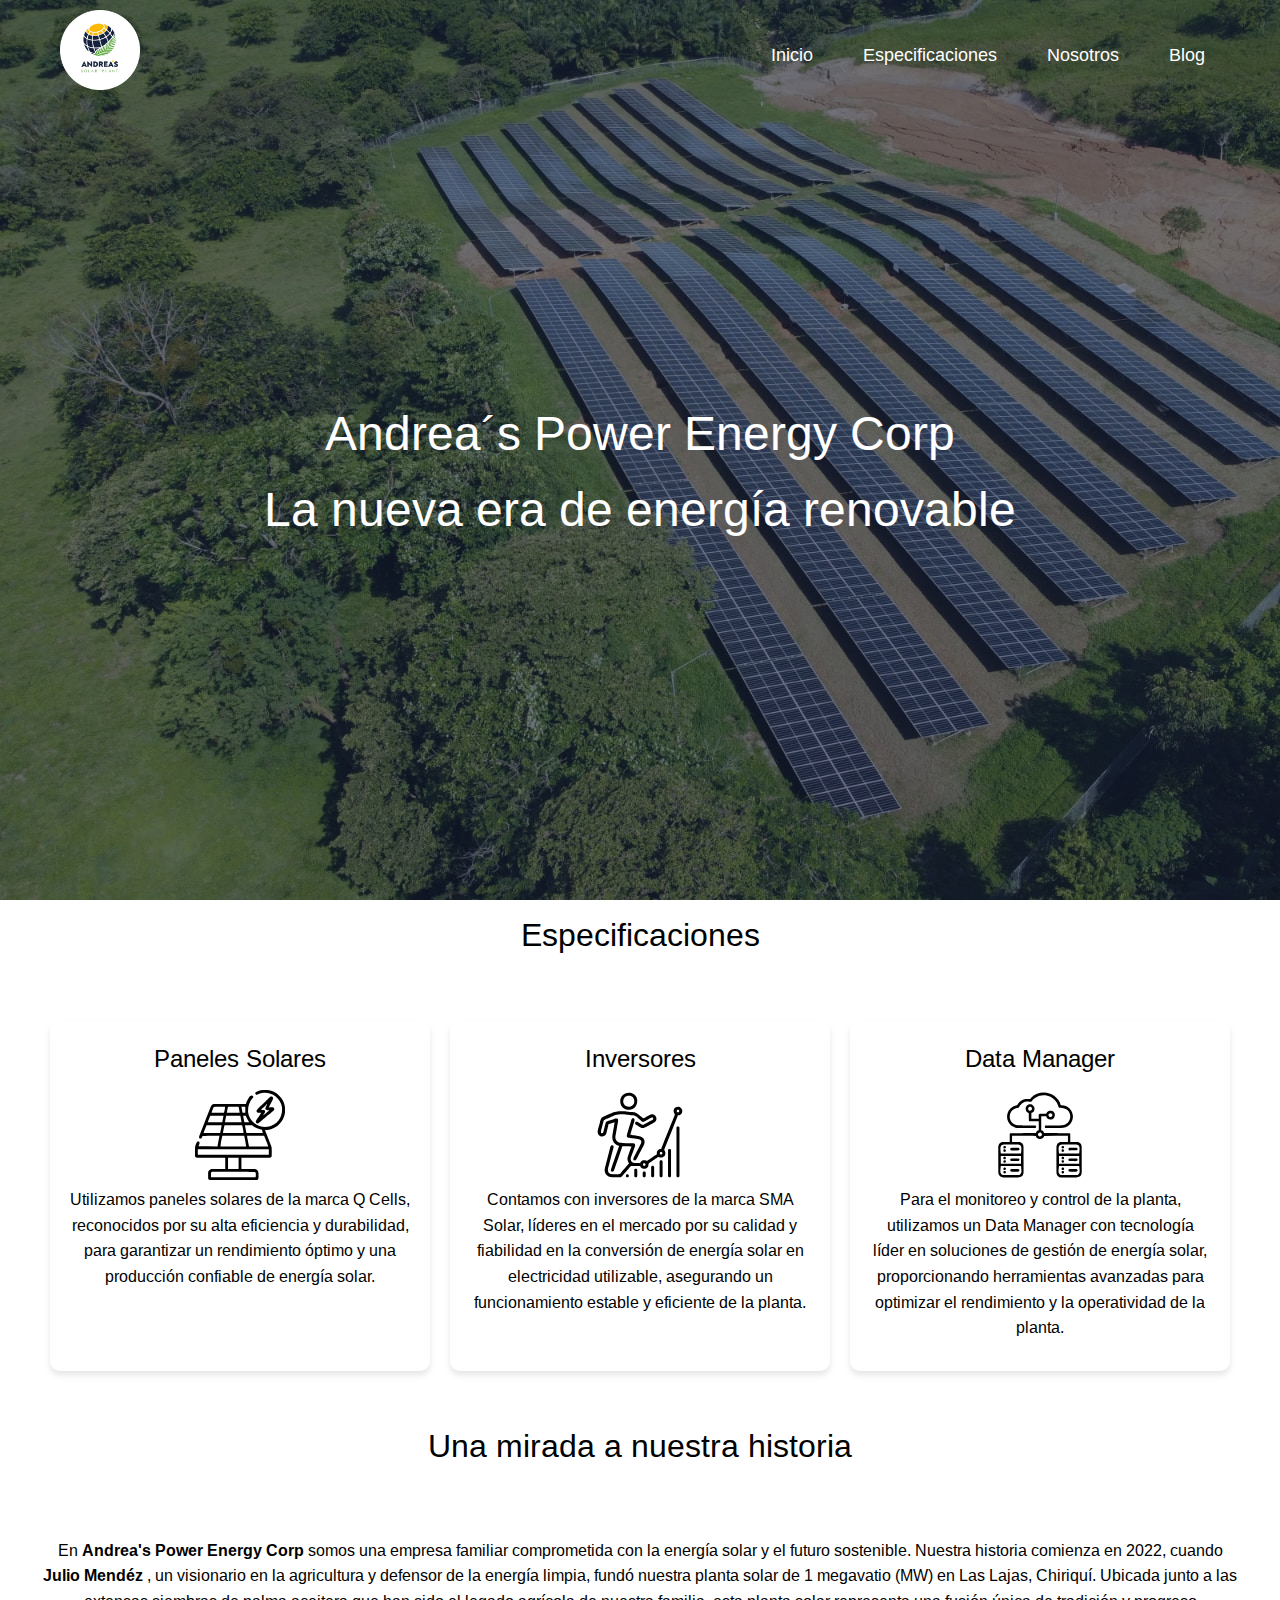
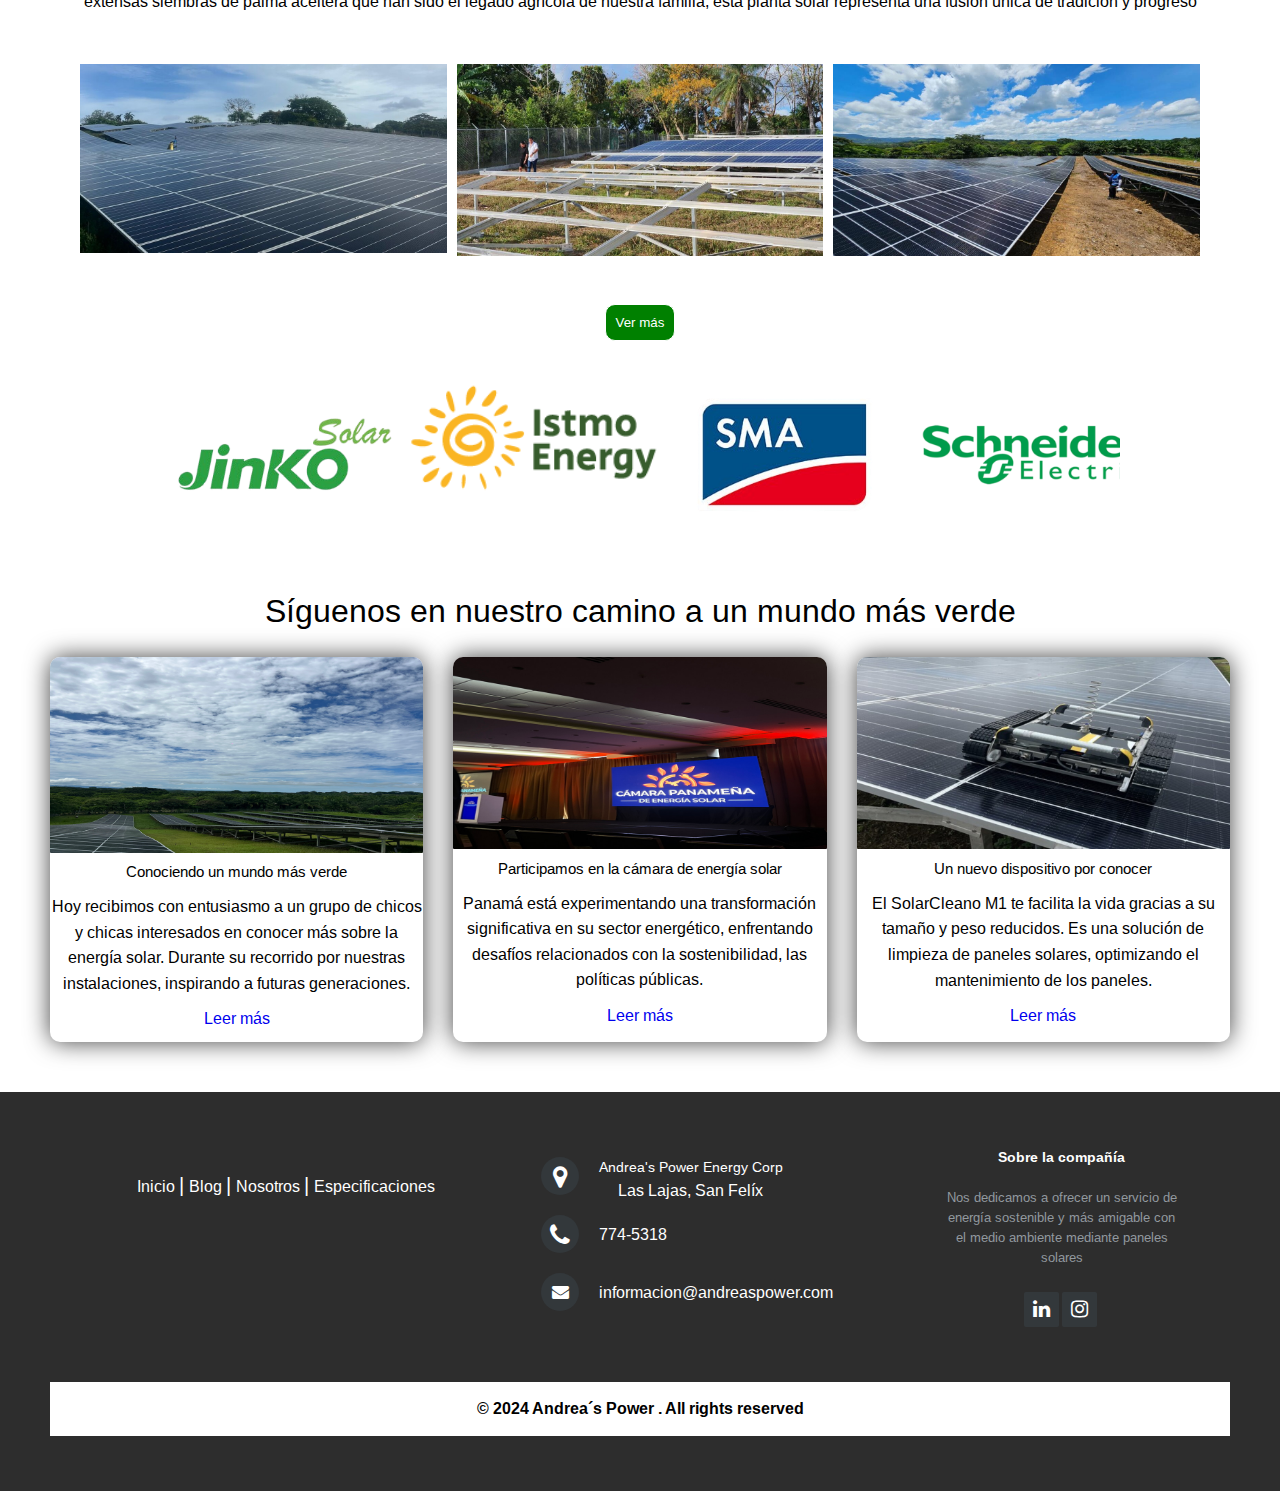
<file: index.html>
<!DOCTYPE html>
<html lang="en">
<head>
    <meta charset="UTF-8">
    <meta name="viewport" content="width=device-width, initial-scale=1.0">
    <link rel="stylesheet" href="/src/style.css">
    <link rel="shortcut icon" href="/src/img/logo-andrea-circle.png" type="image/x-icon">
    <link rel="stylesheet" href="https://cdnjs.cloudflare.com/ajax/libs/font-awesome/4.7.0/css/font-awesome.min.css">

    <title>Andrea´s Power Energy Corp</title>
</head>

<body>

    <!-- Hero Section -->
    <section class="hero">
        <div class="overlay">
        <div class="hero-content">
        
            <nav class="navbar">
                <div class="logo">
                    <img src="/src/img/logo-andrea-circle.png" alt="Logo">
                </div>
                <div class="menu-toggle" id="menu-toggle">☰ <!-- Ícono de hamburguesa -->
                </div>
                <ul class="nav-links" id="nav-links">
                    <li><a href="/index.html">Inicio</a></li>
                    <li><a href="#title-services">Especificaciones</a></li>
                    <li><a href="/about.html">Nosotros</a></li>
                    <li><a href="/Blog.html">Blog</a></li>
                </ul>
            </nav>

            </div>
                <div class="title-principal">

                    <h1 class="tt-andrea">Andrea´s Power Energy Corp  <br> La nueva era de energía renovable</h1>


                </div>

            
        </div>
    </section>

    <!-- Servicios Section -->

    <section>

        <h1 class="title-services" id="title-services">Especificaciones</h1>

    <div class="services">

    
        <div class="service">

            <h2>Paneles Solares</h2>
            <img src="/src/img/sistema-solar.svg" alt="" class="icon">
            <p>Utilizamos paneles solares de la marca Q Cells,
                reconocidos por su alta eficiencia y durabilidad, para garantizar un
                rendimiento óptimo y una producción confiable de energía solar.</p>
                
        </div>
        <div class="service">
            <h2>Inversores</h2>
            <img src="/src/img/graficar-hacia-arriba.svg" alt="" class="icon">
            <p>Contamos con inversores de la marca SMA
                Solar, líderes en el mercado por su calidad y fiabilidad en la
                conversión de energía solar en electricidad utilizable, asegurando
                un funcionamiento estable y eficiente de la planta.</p>
        </div>
        <div class="service">
            <h2>Data Manager</h2>
            <img src="/src/img/centro-de-datos.svg" alt="" class="icon">
            <p>Para el monitoreo y control de la planta, utilizamos
                un Data Manager con tecnología líder en soluciones de
                gestión de energía solar, proporcionando herramientas avanzadas
                para optimizar el rendimiento y la operatividad de la planta.</p>
        </div>

    </div>
    </section>

    <!-- Sobre Nosotros Section -->

<section>

        <div class="mi-seccion">
        <div class="bg-img">

            <h1 class="title-about-n">Una mirada a nuestra historia</h1>

            </div>

        <div class="about-bg">

            <div class="column-1">

                <br>
                <p> En <strong>Andrea's Power Energy Corp</strong>                    
                    somos una empresa familiar comprometida con la energía solar y el futuro sostenible. 
                    Nuestra historia comienza en 2022, cuando <strong>Julio Mendéz</strong> , un visionario en la agricultura y defensor de la energía limpia, fundó nuestra planta solar de 1 megavatio (MW) en Las Lajas, Chiriquí. 
                    Ubicada junto a las extensas siembras de palma aceitera que han sido el legado agrícola de nuestra familia, esta planta solar representa una fusión única de tradición y progreso
                </p>
                                      
            </div>

            <div class="grid-image">

                <div class="grid-home">
                    <div class="image-grid-1">
                        <img src="/src/img/home-gallery.jpg" alt="">
                    </div>
                    <div class="image-grid-2">
                        <img src="/src/img/s-home.jpg" alt="">
                    </div>
                    <div class="image-grid-3">                        
                        <img src="/src/img/t-home.jpg" alt="">
                    </div>
                </div>


            </div>

            <div>
                <a href="/about.html"><button type="button" class="about-btn">Ver más </button> </a>
            </div>


        </div>




              
            </div>



            

        <div class="slider">
            <div class="slider-track">

                <div class="slide">
                    <img src="/src/img/jinko-logo-2-removebg-preview.png" alt="">
                </div>
                <div class="slide">
                    <img src="/src/img/itsmo-energy-logo-head.png" alt="">
                </div>
                <div class="slide">
                    <img src="/src/img/sma-logo-removebg-preview.png" alt="">
                </div>

                <div class="slide">
                    <img src="/src/img/Schneider-Electric-logo.png">
                </div>


                <div class="slide">
                    <img src="/src/img/jinko-logo-2-removebg-preview.png" alt="">
                </div>
                <div class="slide">
                    <img src="/src/img/itsmo-energy-logo-head.png" alt="">
                </div>

                <div class="slide">
                    <img src="/src/img/sma-logo-removebg-preview.png" alt="">
                </div>

                <div class="slide">
                    <img src="/src/img/Schneider-Electric-logo.png" alt="">
                </div>


            </div>


        </div>



    </section>
    

    <section>
        <div class="bg-blogs">
        
            <h1 class="contact-us-title">Síguenos en nuestro camino a un mundo más verde</h1>
        
                <div class="card-flex">
        
                    <article class="card-1">
                        <img src="/src/img/scale/IMG_7508.jpg" alt="">
                        <h2>Conociendo un mundo más verde</h2>
                        <p>Hoy recibimos con entusiasmo a un grupo de chicos y chicas interesados en conocer más sobre la energía solar. 
                            Durante su recorrido por nuestras instalaciones, inspirando a futuras generaciones.</p>
                            <p><a href="/blogs/blog-1.html">Leer más</a></p>
                    </article>
                    <article class="card-2">
                        <img src="/src/img/blog-portada.jpg" alt="">
                        <h2>Participamos en la cámara de energía solar</h2>
                        <p> Panamá está experimentando una transformación significativa en su sector energético, enfrentando desafíos relacionados con la sostenibilidad, las políticas públicas.</p>
                        <p><a href="blogs/blog-2.html">Leer más</a></p>
                    </article>
                    <article class="card-3">
                        <img src="/src/img/blog-3-1.jpg" alt="">
                        <h2>Un nuevo dispositivo por conocer</h2>
                        <p>El SolarCleano M1 te facilita la vida gracias a su tamaño y peso reducidos. Es una solución de limpieza de paneles solares, optimizando el mantenimiento de los paneles.</p>
                            <p><a href="/blogs/blog-3.html">Leer más</a></p>
                    </article>
        
        
                </div>
        
        
        </div>
        </section>
        
    



    <!-- Footer -->
     
        <footer class="footer-distributed">

            <div class="footer-left">
    
                <p class="footer-links">
                    <a href="/index.html" class="link-1">Inicio</a>
                    
                    <a href="/Blog.html">Blog</a>
                
                    <a href="/about.html">Nosotros</a>
                    
                    <a href="/index.html#title-services">Especificaciones</a>
                    
                    
                   
                </p>
    
               
            </div>
    
            <div class="footer-center">
    
                <div>
                    <i class="fa fa-map-marker"></i>
                    <p><span>Andrea's Power Energy Corp</span> Las Lajas, San Felíx </p>
                </div>
    
                <div>
                    <i class="fa fa-phone"></i>
                    <p>774-5318</p>
                </div>
    
                <div>
                    <i class="fa fa-envelope"></i>
                    <p><a  class="email-link" href="mailto:informacion@andreaspower.com">informacion@andreaspower.com</a></p>
                </div>
    
            </div>
    
            <div class="footer-right">
    
                <p class="footer-company-about">
                    <span>Sobre la compañía</span>
                    Nos dedicamos a ofrecer un servicio de energía sostenible y más amigable con el medio ambiente mediante 
                    paneles solares
                </p>
    
                <div class="footer-icons">
    
                    <a href="https://pa.linkedin.com/company/andrea-s-power"><i class="fa fa-linkedin"></i></a>
                    <a href="https://www.instagram.com/andreasolarplant_/"><i class="fa fa-instagram"></i></a>
    
                </div>
    
            </div>
    
        



        <div class="bottom-bar">
            <p>&copy; 2024 Andrea´s Power . All rights reserved</p>
        </div>

    </footer>


    <script src="src/script.js">
    </script>


</body>
</html>
</file>
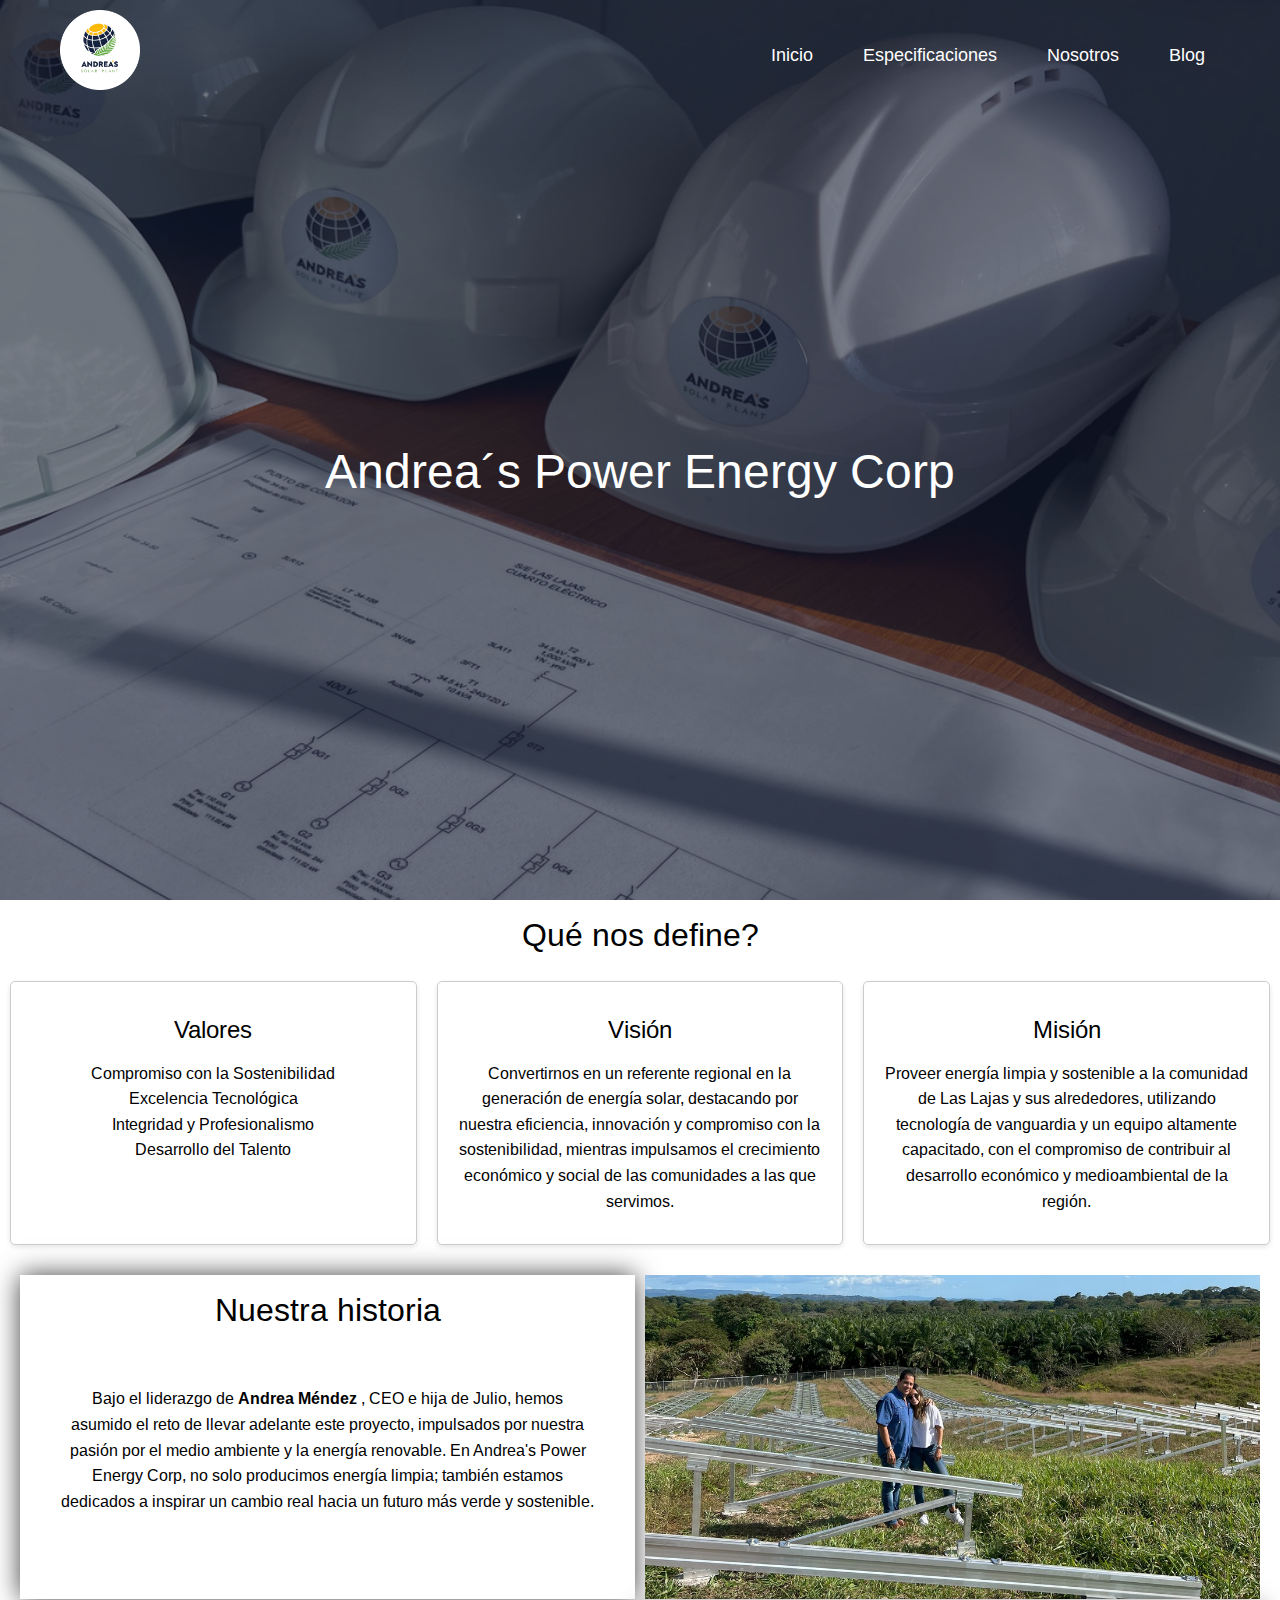
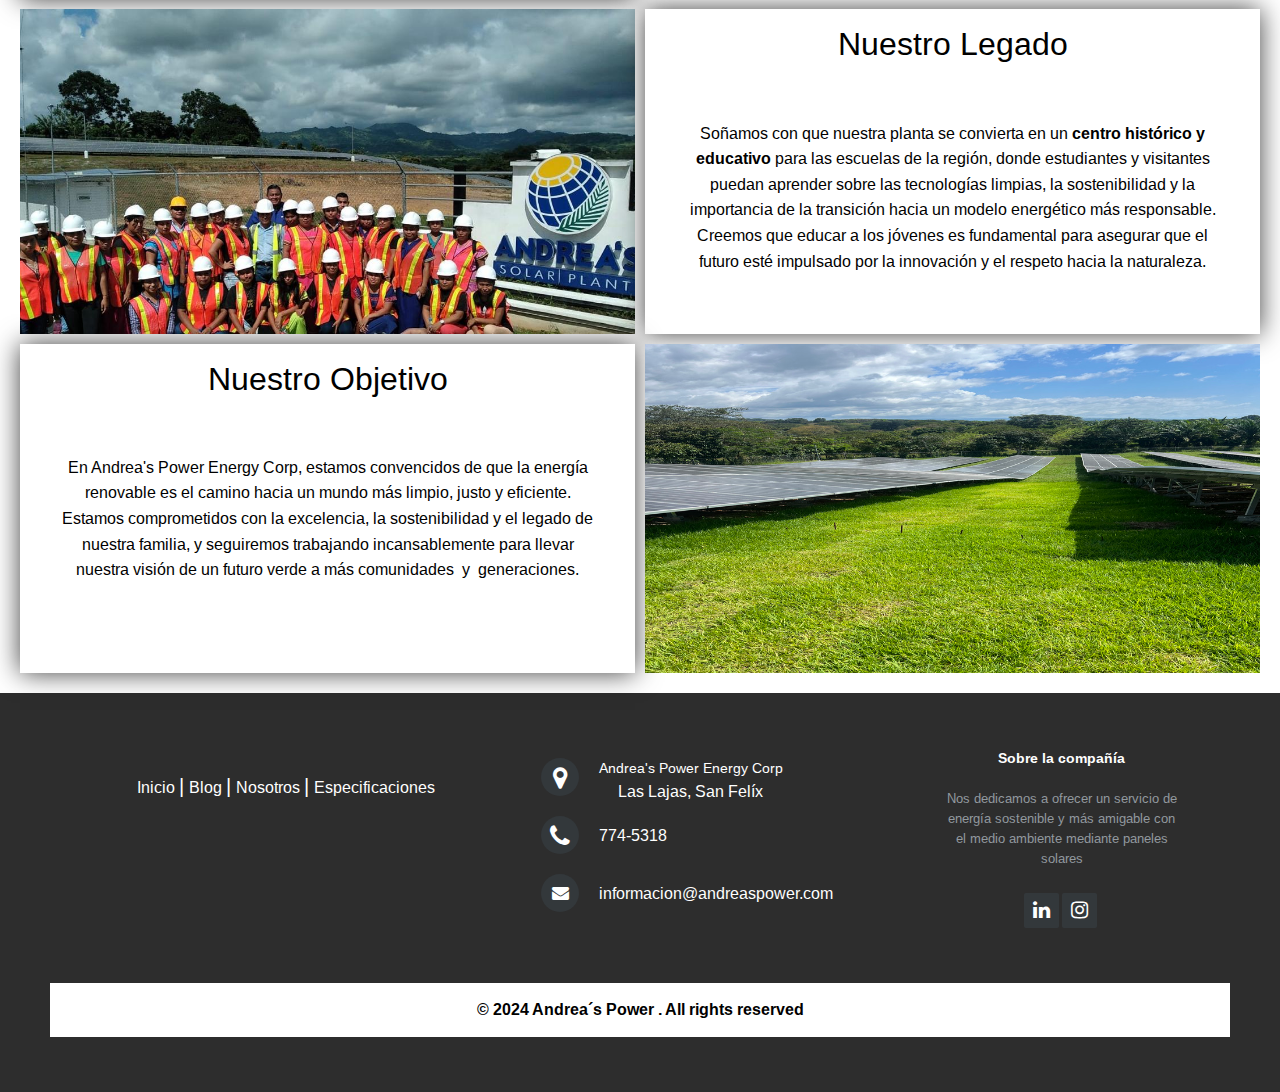
<file: about.html>
<!DOCTYPE html>
<html lang="en">
<head>
    <meta charset="UTF-8">
    <meta name="viewport" content="width=device-width, initial-scale=1.0">
    <link rel="shortcut icon" href="/src/img/logo-andrea-circle.png" type="image/x-icon">
    <link rel="stylesheet" href="src/style.css">
    <link rel="stylesheet" href="https://cdnjs.cloudflare.com/ajax/libs/font-awesome/4.7.0/css/font-awesome.min.css">
    <title>Nosotros</title>
</head>


<body>

    

<!-- Hero Section -->
<section class="hero-about">
    <div class="overlay-about">
        <div>
            <nav class="navbar">
                <div class="logo">
                    <img src="/src/img/logo-andrea-circle.png" alt="Logo">
                </div>
                <div class="menu-toggle" id="menu-toggle">☰ <!-- Ícono de hamburguesa -->
                </div>
                <ul class="nav-links" id="nav-links">
                    <li><a href="/index.html">Inicio</a></li>
                    <li><a href="/index.html#title-services">Especificaciones</a></li>
                    <li><a href="/about.html">Nosotros</a></li>
                    <li><a href="/Blog.html">Blog</a></li>
                </ul>
            </nav>

        </div>


    <div class="hero-content-about">
        <h1>Andrea´s Power Energy Corp</h1>
    </div>
</div>
</section>


<!--Card Section-->

<section>

    
    <h1 class="title-section-about">Qué nos define?</h1>

    <div class="contenedor-divs">

        <div class="mi-div">
            <h2>Misión</h2>
            <p>Proveer energía limpia y sostenible a la comunidad de Las Lajas y sus
                alrededores, utilizando tecnología de vanguardia y un equipo altamente
                capacitado, con el compromiso de contribuir al desarrollo económico y
                medioambiental de la región.</p>
        </div>
        <div class="mi-div">
            <h2>Visión</h2>
            <p>Convertirnos en un referente regional en la generación de energía solar,
                destacando por nuestra eficiencia, innovación y compromiso con la
                sostenibilidad, mientras impulsamos el crecimiento económico y social de las
                comunidades a las que servimos.
                </p>
        </div>
        <div class="mi-div">
            <h2>Valores</h2>
            <p>Compromiso con la Sostenibilidad <br>
                Excelencia Tecnológica <br>
                Integridad y Profesionalismo <br>
                Desarrollo del Talento
                </p>
        </div>
    </div>

</div>

</section>

<!--Grid columns 3-->

<section>


<div class="central-history">


    <div class="history">
    <h1>Nuestra historia</h1>

    
    <p> Bajo el liderazgo de  <strong> Andrea Méndez </strong>, CEO e hija de Julio, hemos asumido el reto de llevar adelante este proyecto, impulsados por nuestra pasión por el medio ambiente y la energía renovable. 
        En Andrea's Power Energy Corp, no solo producimos energía limpia; también estamos dedicados a inspirar un cambio real hacia un futuro más verde y sostenible.
    </p>
    </div>

    <div class="history-img">
        <img src="/src/img/p-home-new.jpg" alt="">
    </div>

    
    <div class="legacy-img">
        <img src="/src/img/photo-about-1.jpg" alt="">
    </div>


    <div class="legacy">
        <h1>Nuestro Legado</h1>
        <p>Soñamos con que nuestra planta se convierta en un  <strong>centro histórico y educativo</strong> para las escuelas de la región, donde estudiantes y visitantes puedan aprender sobre las tecnologías limpias, la sostenibilidad y la importancia de la transición hacia un modelo energético más responsable. 
            Creemos que educar a los jóvenes es fundamental para asegurar que el futuro esté impulsado por la innovación y el respeto hacia la naturaleza.
        </p> 
    </div>



    <div class="goal">
        <h1>Nuestro Objetivo</h1>
        <p>En Andrea's Power Energy Corp, estamos convencidos de que la energía renovable es el camino hacia un mundo más limpio, justo y eficiente. 
            Estamos comprometidos con la excelencia, la sostenibilidad y el legado de nuestra familia, y seguiremos trabajando incansablemente para llevar nuestra visión de un futuro verde a más comunidades  y  generaciones.</p>
    </div>

    <div class="goal-img">
        <img src="/src/img/scale/IMG_2747.jpg" alt="">
    </div>



</div>


</section>




    <!-- Footer -->
   
     <!-- Footer -->
     <footer class="footer-distributed">

        <div class="footer-left">

            <p class="footer-links">
                <a href="/index.html" class="link-1">Inicio</a>
                
                <a href="/Blog.html">Blog</a>
            
                <a href="/about.html">Nosotros</a>
                
                <a href="/index.html#title-services">Especificaciones</a>
                
               
            </p>

           
        </div>

        <div class="footer-center">

            <div>
                <i class="fa fa-map-marker"></i>
                <p><span>Andrea's Power Energy Corp</span> Las Lajas, San Felíx </p>
            </div>

            <div>
                <i class="fa fa-phone"></i>
                <p>774-5318</p>
            </div>

            <div>
                <i class="fa fa-envelope"></i>
                <p><a href="mailto:informacion@andreaspower.com">informacion@andreaspower.com</a></p>
            </div>

        </div>

        <div class="footer-right">

            <p class="footer-company-about">
                <span>Sobre la compañía</span>
                Nos dedicamos a ofrecer un servicio de energía sostenible y más amigable con el medio ambiente mediante 
                paneles solares
            </p>

            <div class="footer-icons">

                <a href="https://pa.linkedin.com/company/andrea-s-power"><i class="fa fa-linkedin"></i></a>
                <a href="https://www.instagram.com/andreasolarplant_/"><i class="fa fa-instagram"></i></a>

            </div>

        </div>

    



    <div class="bottom-bar">
        <p>&copy; 2024 Andrea´s Power . All rights reserved</p>
    </div>

</footer>

<script src="src/script.js">
</script>



</body>

</html>
</file>
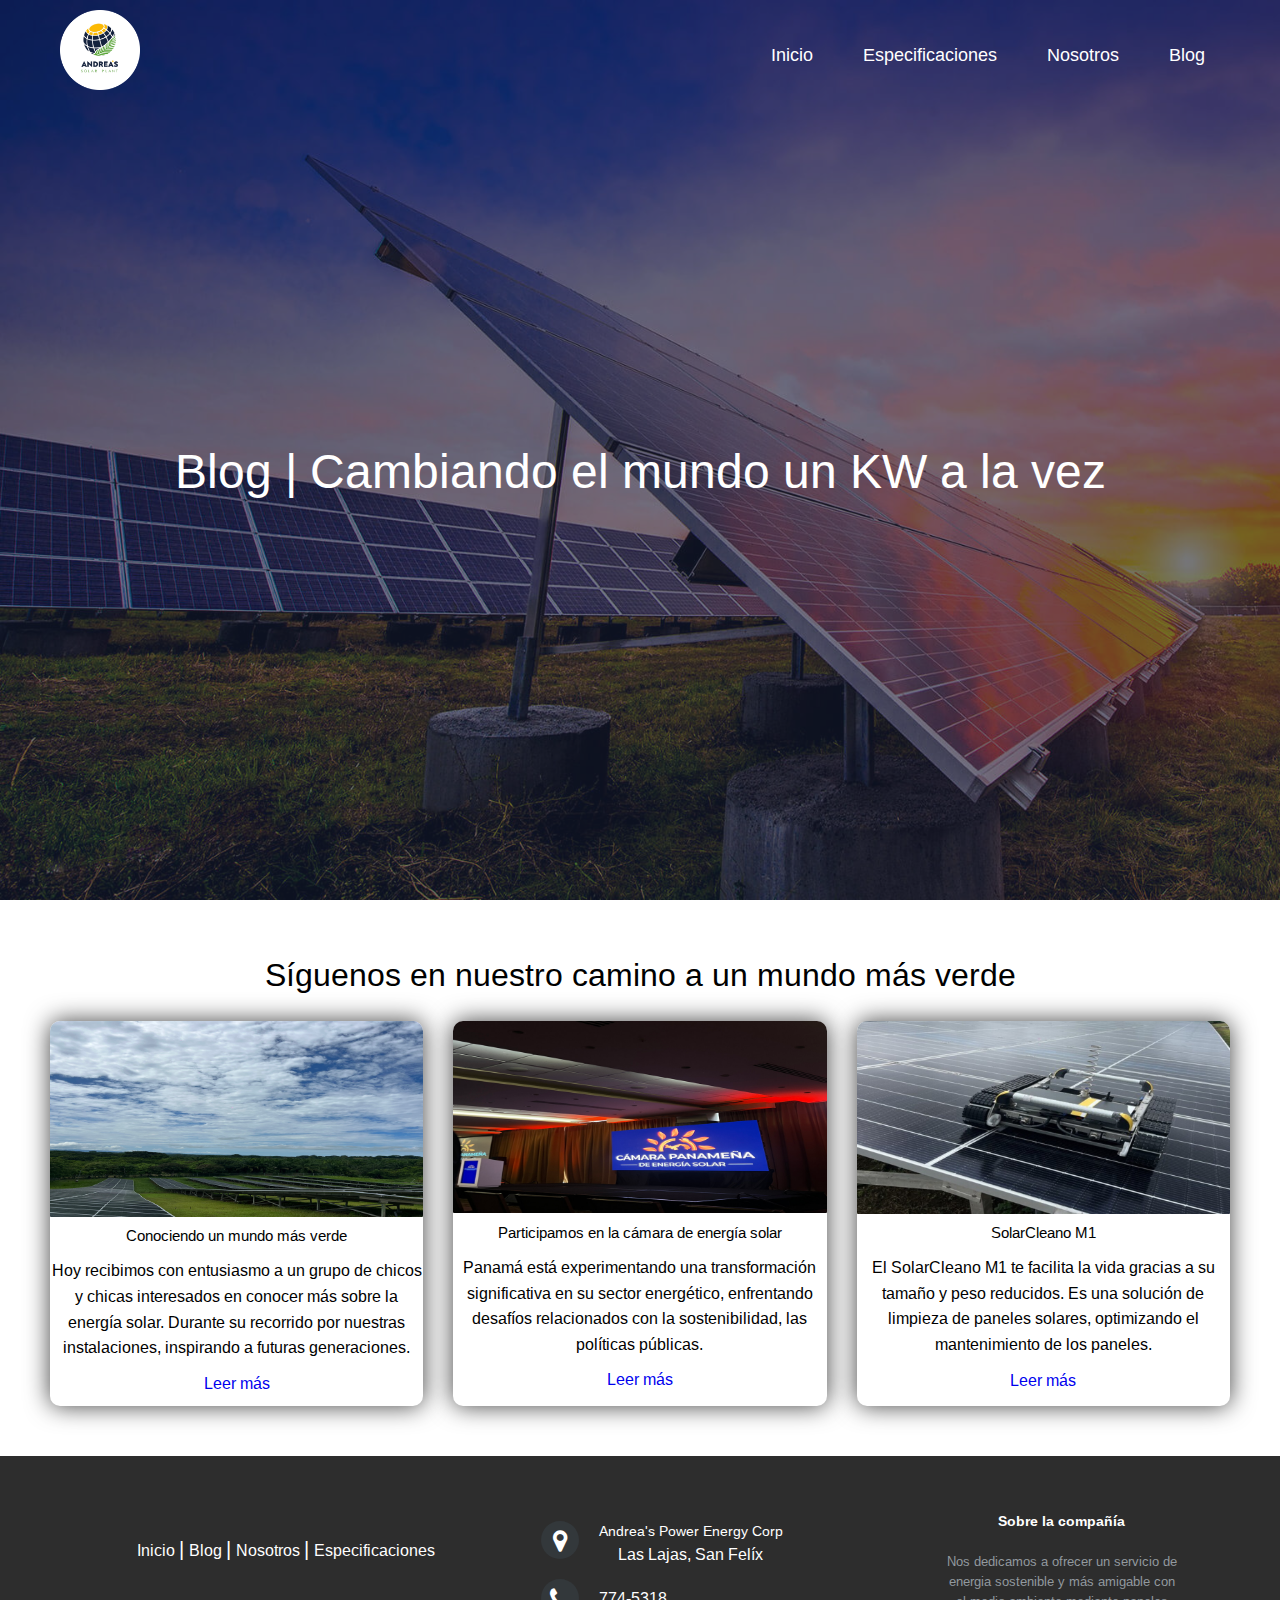
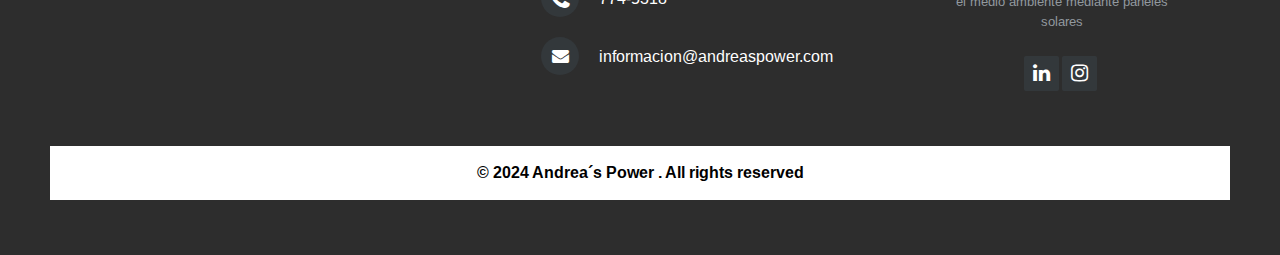
<file: Blog.html>
<!DOCTYPE html>
<html lang="en">
<head>
    <meta charset="UTF-8">
    <meta name="viewport" content="width=device-width, initial-scale=1.0">
    <link rel="shortcut icon" href="/src/img/logo-andrea-circle.png" type="image/x-icon">
    <link rel="stylesheet" href="src/style.css">
    <link rel="stylesheet" href="https://cdnjs.cloudflare.com/ajax/libs/font-awesome/4.7.0/css/font-awesome.min.css">
    <title>Blog</title>
</head>
<body>


<!--Banner principal-->

<section class="hero-blog">
    <div class="overlay-blog">

<div>

    <nav class="navbar">
        <div class="logo">
            <img src="/src/img/logo-andrea-circle.png" alt="Logo">
        </div>
        <div class="menu-toggle" id="menu-toggle">☰ <!-- Ícono de hamburguesa -->
        </div>
        <ul class="nav-links" id="nav-links">
            <li><a href="/index.html">Inicio</a></li>
            <li><a href="/index.html#title-services">Especificaciones</a></li>
            <li><a href="/about.html">Nosotros</a></li>
            <li><a href="/Blog.html">Blog</a></li>
        </ul>
    </nav>

</div>

    <div class="hero-content-blog">
        <h1>Blog | Cambiando el mundo un KW a la vez
        </h1>
    </div>
</div>    
</section>
    
<!--Blogs -->
<section>
<div class="bg-blogs">

    <h1 class="contact-us-title">Síguenos en nuestro camino a un mundo más verde</h1>

        <div class="card-flex">

            <article class="card-1">
                <img src="/src/img/scale/IMG_7508.jpg" alt="">
                <h2>Conociendo un mundo más verde</h2>
                <p>Hoy recibimos con entusiasmo a un grupo de chicos y chicas interesados en conocer más sobre la energía solar. 
                    Durante su recorrido por nuestras instalaciones, inspirando a futuras generaciones.</p>
                    <p><a href="/blogs/blog-1.html">Leer más</a></p>
            </article>
            <article class="card-2">
                <img src="/src/img/blog-portada.jpg" alt="">
                <h2>Participamos en la cámara de energía solar</h2>
                <p> Panamá está experimentando una transformación significativa en su sector energético, enfrentando desafíos relacionados con la sostenibilidad, las políticas públicas.</p>
                <p><a href="blogs/blog-2.html">Leer más</a></p>
            </article>
            <article class="card-3">
                <img src="/src/img/blog-3-1.jpg" alt="">
                <h2>SolarCleano  M1 </h2>
                <p>El SolarCleano M1 te facilita la vida gracias a su tamaño y peso reducidos. Es una solución de limpieza de paneles solares, optimizando el mantenimiento de los paneles.</p>
                    <p><a href="/blogs/blog-3.html">Leer más</a></p>
            </article>


        </div>


</div>
</section>

 <!-- Footer -->
 <footer class="footer-distributed">

    <div class="footer-left">

        <p class="footer-links">
            <a href="/index.html" class="link-1">Inicio</a>
            
            <a href="/Blog.html">Blog</a>
        
            <a href="/about.html">Nosotros</a>
            
            <a href="/index.html#title-services">Especificaciones </a>
            
           
        </p>

       
    </div>

    <div class="footer-center">

        <div>
            <i class="fa fa-map-marker"></i>
            <p><span>Andrea's Power Energy Corp</span> Las Lajas, San Felíx </p>
        </div>

        <div>
            <i class="fa fa-phone"></i>
            <p>774-5318</p>
        </div>

        <div>
            <i class="fa fa-envelope"></i>
            <p><a href="mailto:informacion@andreaspower.com">informacion@andreaspower.com</a></p>
        </div>

    </div>

    <div class="footer-right">

        <p class="footer-company-about">
            <span>Sobre la compañía</span>
            Nos dedicamos a ofrecer un servicio de energia sostenible y más amigable con el medio ambiente mediante 
            paneles solares
        </p>

        <div class="footer-icons">

            <a href="https://pa.linkedin.com/company/andrea-s-power"><i class="fa fa-linkedin"></i></a>
            <a href="https://www.instagram.com/andreasolarplant_/"><i class="fa fa-instagram"></i></a>

        </div>

    </div>





<div class="bottom-bar">
    <p>&copy; 2024 Andrea´s Power . All rights reserved</p>
</div>

</footer>


<script src="src/script.js">
</script>


</body>
</html>
</file>
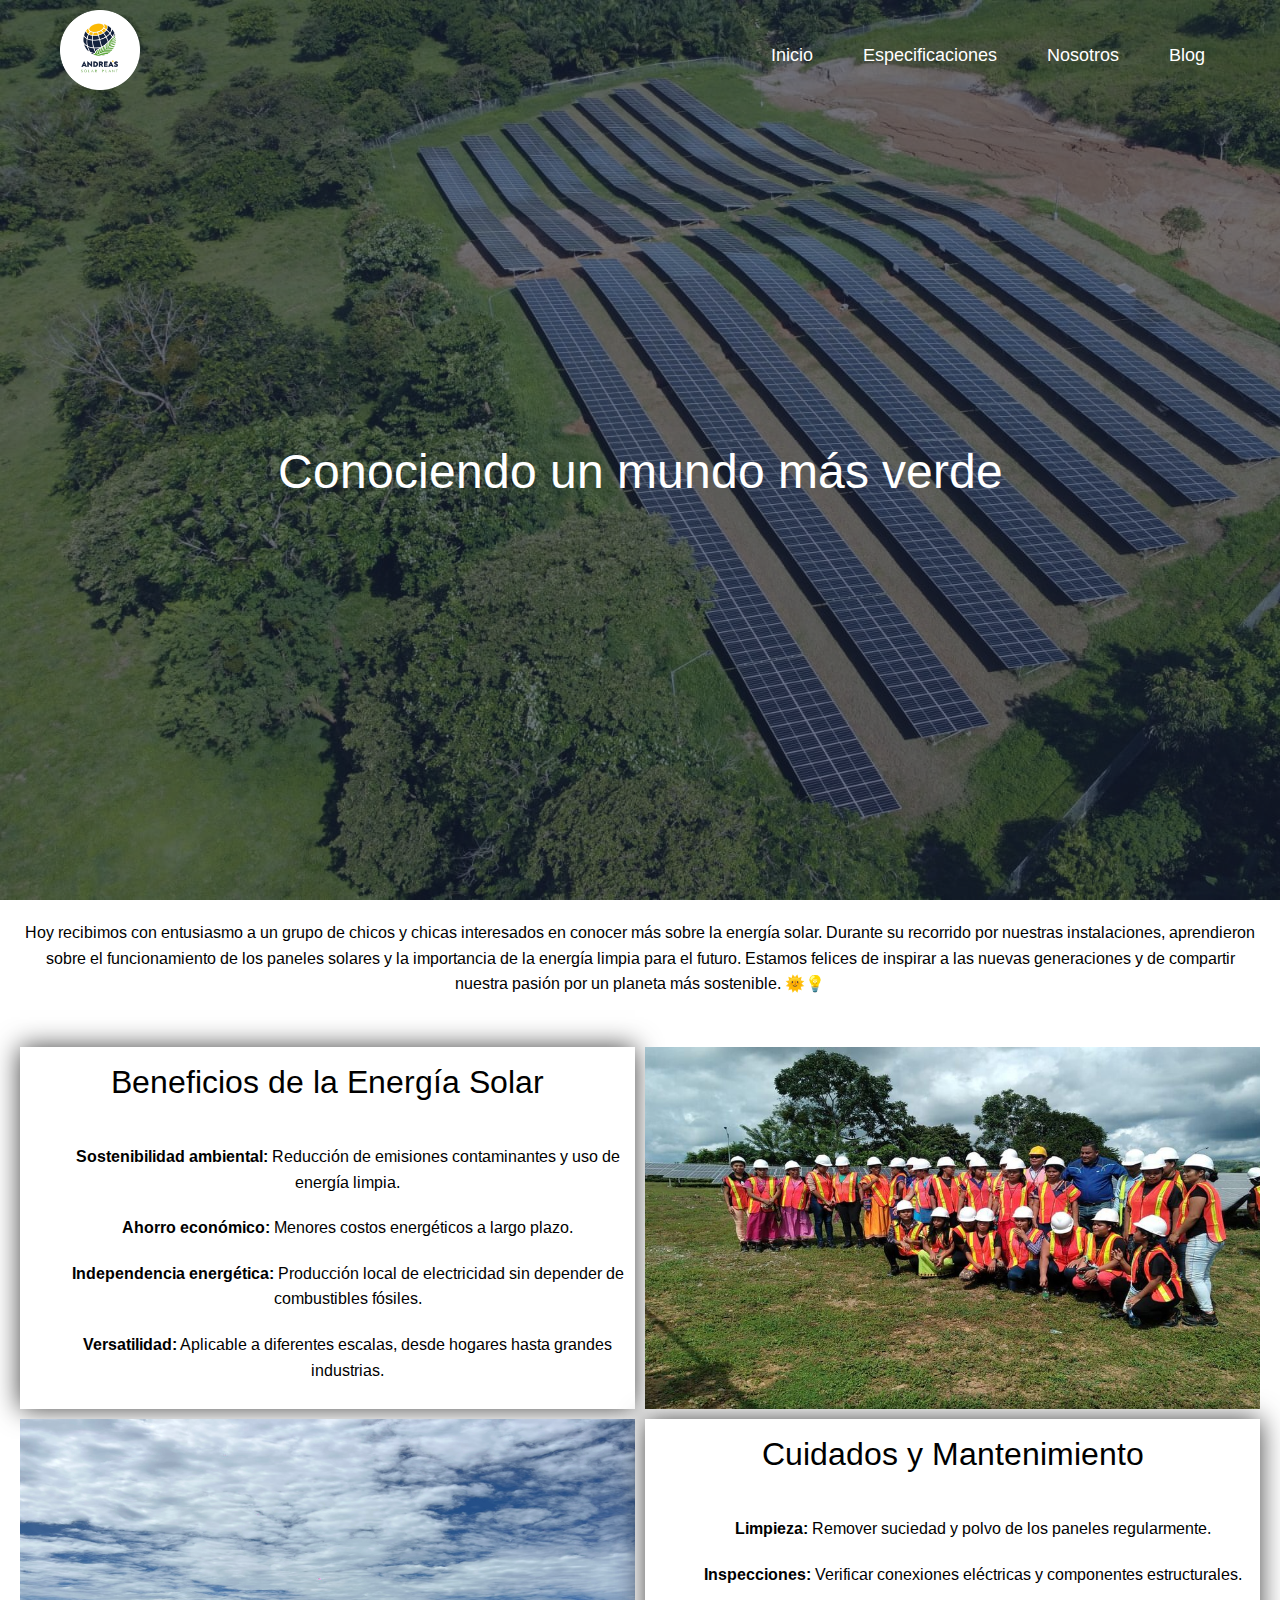
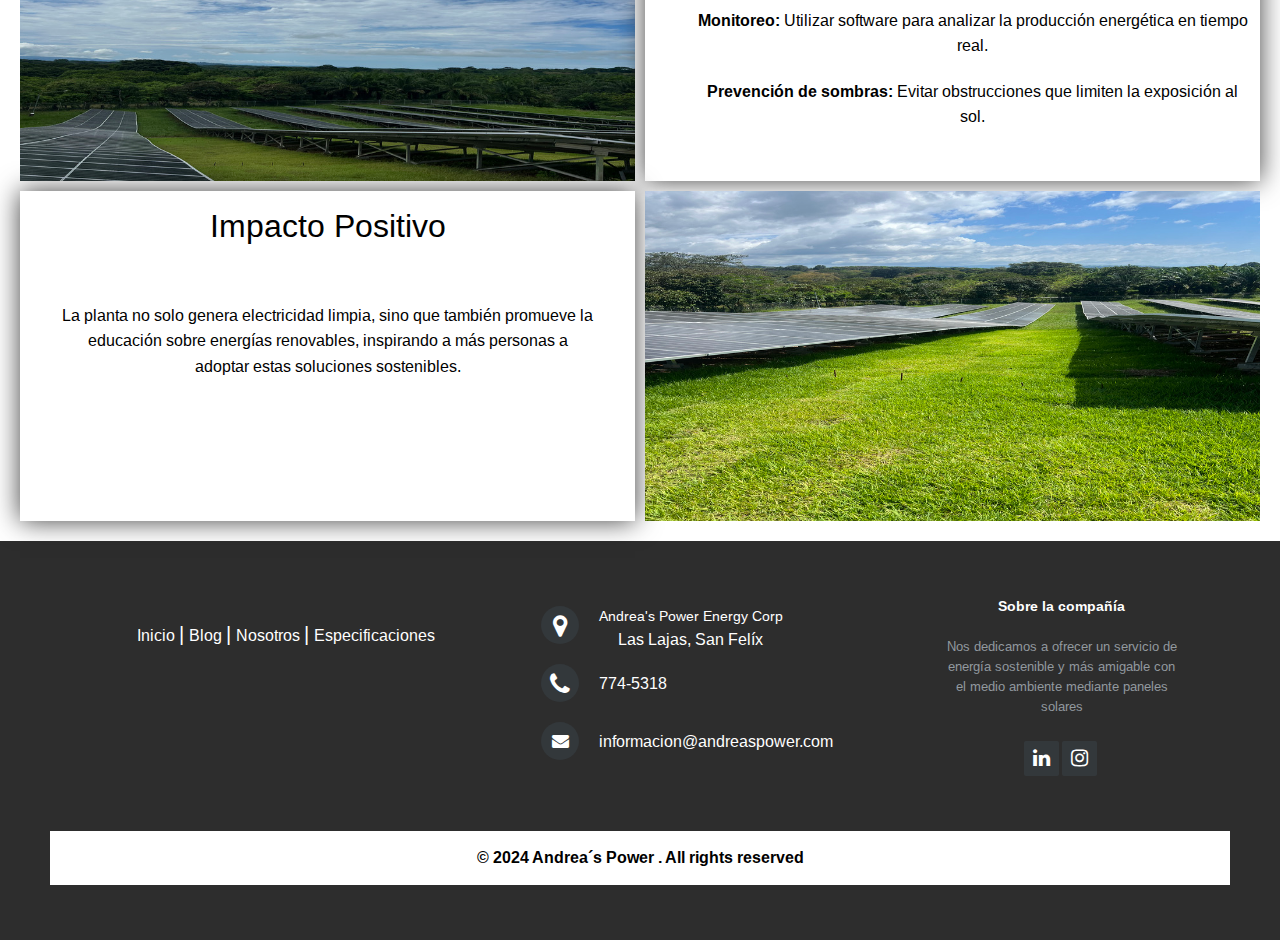
<file: blogs/blog-1.html>
<!DOCTYPE html>
<html lang="en">
<head>
    <meta charset="UTF-8">
    <meta name="viewport" content="width=device-width, initial-scale=1.0">
    <link rel="stylesheet" href="/src/style.css">
    <link rel="shortcut icon" href="/src/img/logo-andrea-circle.png" type="image/x-icon">
    <link rel="stylesheet" href="https://cdnjs.cloudflare.com/ajax/libs/font-awesome/4.7.0/css/font-awesome.min.css">
    <link rel="stylesheet" href="https://maxcdn.bootstrapcdn.com/font-awesome/4.5.0/css/font-awesome.min.css">
    <title>Visita a la planta solar</title>
</head>

 <!-- Menú de navegación -->

<body>

        <!-- Hero Section -->
        <section class="hero">
            <div class="overlay">
            <div class="hero-content">
            
                <nav class="navbar">
                    <div class="logo">
                        <img src="/src/img/logo-andrea-circle.png" alt="Logo">
                    </div>
                    <div class="menu-toggle" id="menu-toggle">☰ <!-- Ícono de hamburguesa -->
                    </div>
                    <ul class="nav-links" id="nav-links">
                        <li><a href="/index.html">Inicio</a></li>
                        <li><a href="/index.html#title-services">Especificaciones</a></li>
                        <li><a href="/about.html">Nosotros</a></li>
                        <li><a href="/Blog.html">Blog</a></li>
                    </ul>
                </nav>
    
                </div>
                    <div class="title-principal">
    
                        <h1 class="tt-andrea">Conociendo un mundo más verde</h1>
    
    
                    </div>
    
                
            </div>
        </section>
    



    <div class="bg-blog-1">   
<p>Hoy recibimos con entusiasmo a un grupo de chicos y chicas interesados en conocer más sobre la energía solar. 
    Durante su recorrido por nuestras instalaciones, aprendieron sobre el funcionamiento de los paneles solares y la importancia de la energía limpia para el futuro.
     Estamos felices de inspirar a las nuevas generaciones y de compartir nuestra pasión por un planeta más sostenible. 🌞💡</p>
    </div>


    <section>


        <div class="central-history">
        
        
            <div class="history">
            <h1>Beneficios de la Energía Solar</h1>
            <ul class="blog-1-list">
                <li><strong>Sostenibilidad ambiental:</strong> Reducción de emisiones contaminantes y uso de energía limpia.</li>
                <li><strong>Ahorro económico:</strong> Menores costos energéticos a largo plazo.</li>
                <li><strong>Independencia energética:</strong> Producción local de electricidad sin depender de combustibles fósiles.</li>
                <li><strong>Versatilidad:</strong> Aplicable a diferentes escalas, desde hogares hasta grandes industrias.</li>
            </ul>    


            </div>
        
            <div class="history-img">
                <img src="/src/img/blog-1-img-2.jpg" alt="">
            </div>
        
            
            <div class="legacy-img">
                <img src="/src/img/scale/IMG_7508.jpg"">
            </div>
        
        
            <div class="legacy">
                <h1>Cuidados y Mantenimiento</h1>
                <ul class="blog-1-list-b">
                    <li><strong>Limpieza:</strong> Remover suciedad y polvo de los paneles regularmente.</li>
                    <li><strong>Inspecciones:</strong> Verificar conexiones eléctricas y componentes estructurales.</li>
                    <li><strong>Monitoreo:</strong> Utilizar software para analizar la producción energética en tiempo real.</li>
                    <li><strong>Prevención de sombras:</strong> Evitar obstrucciones que limiten la exposición al sol.</li>
                </ul>
            </div>
        
        
        
            <div class="goal">
                <h1>Impacto Positivo</h1>
                <p>
                    La planta no solo genera electricidad limpia, sino que también promueve la educación sobre energías renovables, 
                    inspirando a más personas a adoptar estas soluciones sostenibles.
                </p>
            </div>
        
            <div class="goal-img">
                <img src="/src/img/scale/IMG_2747.jpg" alt="">
            </div>
        
        
        
        </div>
        
        
        </section>
        

        <script src="/src/script.js">
        </script>
    
    
</body>

<footer class="footer-distributed">

    <div class="footer-left">

        <p class="footer-links">
            <a href="/index.html" class="link-1">Inicio</a>
            
            <a href="/Blog.html">Blog</a>
        
            <a href="/about.html">Nosotros</a>
            
            <a href="/index.html#title-services">Especificaciones</a>
            
           
        </p>

       
    </div>

    <div class="footer-center">

        <div>
            <i class="fa fa-map-marker"></i>
            <p><span>Andrea's Power Energy Corp</span> Las Lajas, San Felíx</p>
        </div>

        <div>
            <i class="fa fa-phone"></i>
            <p>774-5318</p>
        </div>

        <div>
            <i class="fa fa-envelope"></i>
            <p><a href="mailto:informacion@andreaspower.com">informacion@andreaspower.com</a></p>
        </div>

    </div>

    <div class="footer-right">

        <p class="footer-company-about">
            <span>Sobre la compañía</span>
            Nos dedicamos a ofrecer un servicio de energía sostenible y más amigable con el medio ambiente mediante 
            paneles solares
        </p>

        <div class="footer-icons">

            <a href="https://pa.linkedin.com/company/andrea-s-power"><i class="fa fa-linkedin"></i></a>
            <a href="https://www.instagram.com/andreasolarplant_/"><i class="fa fa-instagram"></i></a>

        </div>

    </div>





<div class="bottom-bar">
    <p>&copy; 2024 Andrea´s Power . All rights reserved</p>
</div>

</footer>






</html>
</file>
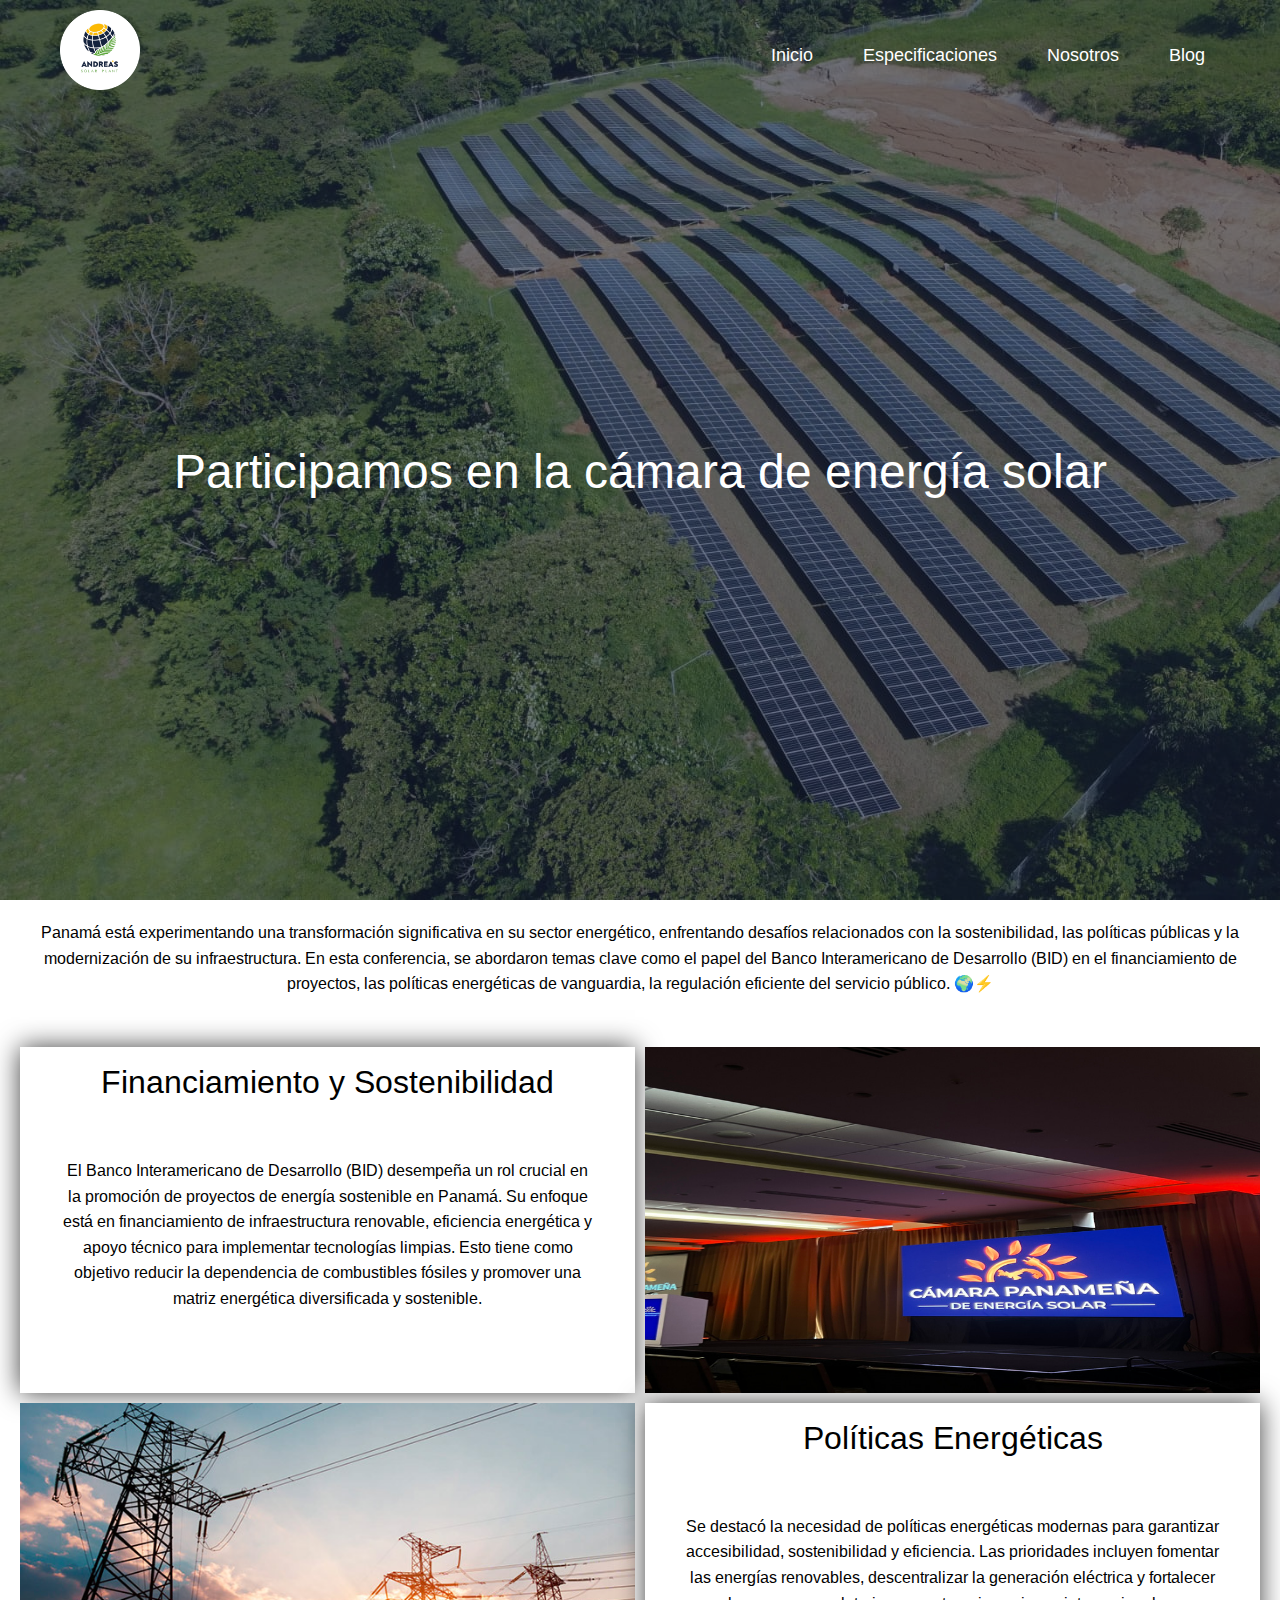
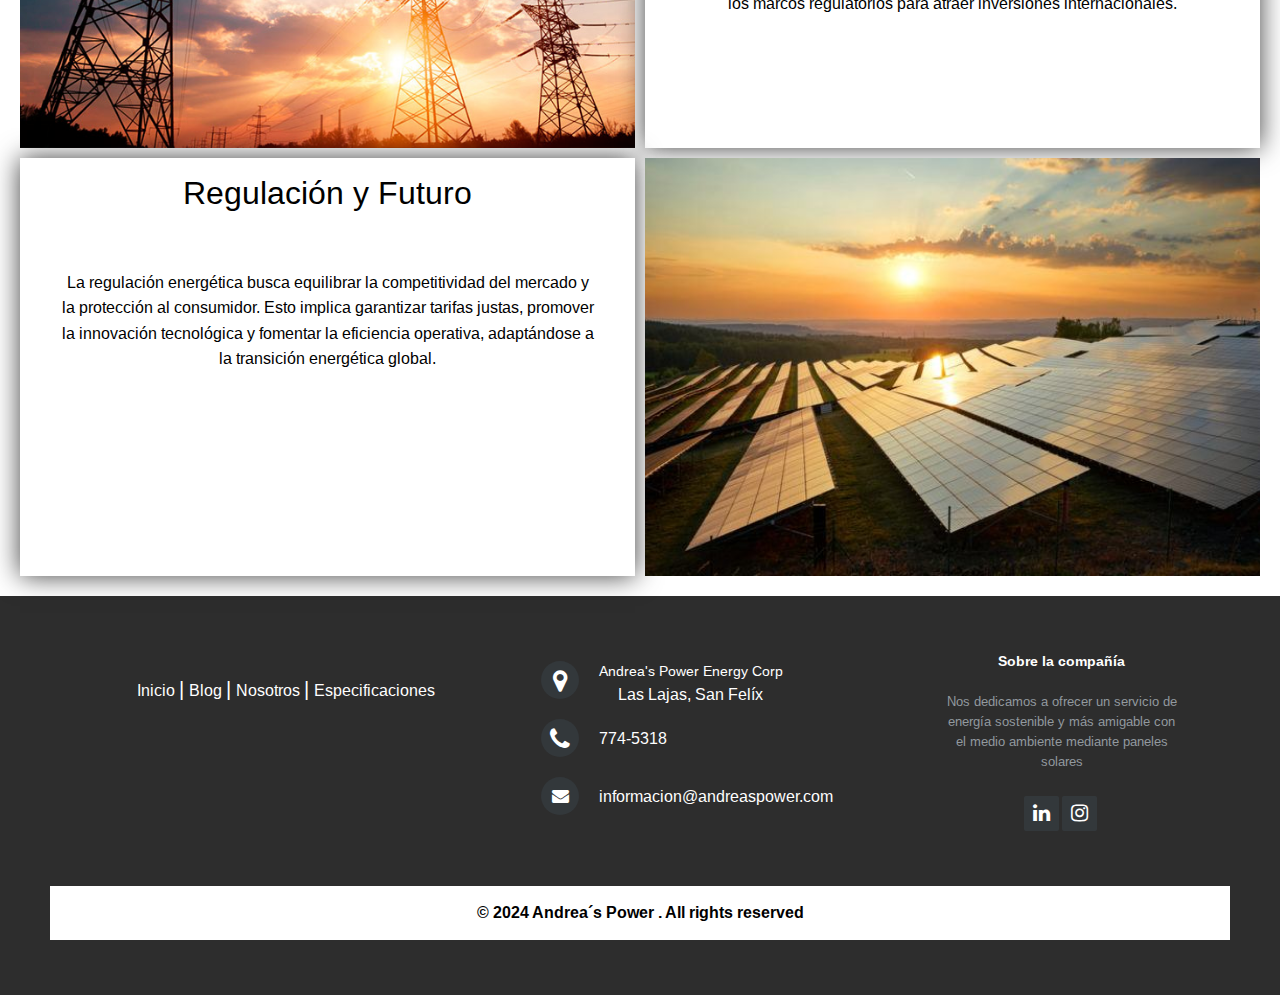
<file: blogs/blog-2.html>
<!DOCTYPE html>
<html lang="en">
<head>
    <meta charset="UTF-8">
    <meta name="viewport" content="width=device-width, initial-scale=1.0">
    <link rel="stylesheet" href="/src/style.css">
    <link rel="shortcut icon" href="/src/img/logo-andrea-circle.png" type="image/x-icon">
    <link rel="stylesheet" href="https://cdnjs.cloudflare.com/ajax/libs/font-awesome/4.7.0/css/font-awesome.min.css">
    <link rel="stylesheet" href="https://maxcdn.bootstrapcdn.com/font-awesome/4.5.0/css/font-awesome.min.css">
    <title>Camara de Energía Solar</title>
</head>

 <!-- Menú de navegación -->
<body>

       <!-- Hero Section -->
       <section class="hero">
        <div class="overlay">
        <div class="hero-content">
        
            <nav class="navbar">
                <div class="logo">
                    <img src="/src/img/logo-andrea-circle.png" alt="Logo">
                </div>
                <div class="menu-toggle" id="menu-toggle">☰ <!-- Ícono de hamburguesa -->
                </div>
                <ul class="nav-links" id="nav-links">
                    <li><a href="/index.html">Inicio</a></li>
                    <li><a href="/index.html#title-services">Especificaciones</a></li>
                    <li><a href="/about.html">Nosotros</a></li>
                    <li><a href="/Blog.html">Blog</a></li>
                </ul>
            </nav>

            </div>
                <div class="title-principal">

                    <h1 class="tt-andrea">Participamos en la cámara de energía solar</h1>


                </div>

            
        </div>
    </section>



    <div class="bg-blog-1">
    <p>Panamá está experimentando una transformación significativa en su sector energético, enfrentando desafíos relacionados con la sostenibilidad, las políticas públicas y la modernización de su infraestructura. En esta conferencia, se abordaron temas clave como el papel del Banco Interamericano de Desarrollo (BID) en el financiamiento de proyectos, las políticas energéticas de vanguardia, la regulación eficiente del servicio público. 🌍⚡</p>
    </div>

    

    <section>


        <div class="central-history">
        
        
            <div class="history">
                <h1>Financiamiento y Sostenibilidad</h1>
            <p>
                El Banco Interamericano de Desarrollo (BID) desempeña un rol crucial en la promoción de proyectos de energía sostenible en Panamá. Su enfoque está en financiamiento de infraestructura renovable, eficiencia energética y apoyo técnico para implementar tecnologías limpias. Esto tiene como objetivo reducir la dependencia de combustibles fósiles y promover una matriz energética diversificada y sostenible.
            </p>
           

            </div>
        
            <div class="history-img">
                <img src="/src/img/blog-portada.jpg" alt="">
            </div>
        
            
            <div class="legacy-img">
                <img src="/src/img/politicas.jpg" alt="">
            </div>
        
        
            <div class="legacy">
                <h1>Políticas Energéticas</h1>
                <p>
                    Se destacó la necesidad de políticas energéticas modernas para garantizar accesibilidad, sostenibilidad y eficiencia. Las prioridades incluyen fomentar las energías renovables, descentralizar la generación eléctrica y fortalecer los marcos regulatorios para atraer inversiones internacionales.
                </p>
            </div>
        
        
        
            <div class="goal">
                <h1>Regulación y Futuro</h1>
                <p>
                    La regulación energética busca equilibrar la competitividad del mercado y la protección al consumidor. Esto implica garantizar tarifas justas, promover la innovación tecnológica y fomentar la eficiencia operativa, adaptándose a la transición energética global.
                </p>
            </div>
        
            <div class="goal-img">
                <img src="/src/img/panelsolar.jpg" alt="">
            </div>
        
        
        
        </div>
        
        
    </section>
        

    <script src="/src/script.js">
    </script>


 </body>


 <footer class="footer-distributed">

    <div class="footer-left">

        <p class="footer-links">
            <a href="/index.html" class="link-1">Inicio</a>
            
            <a href="/Blog.html">Blog</a>
        
            <a href="/about.html">Nosotros</a>
            
            <a href="/index.html#title-services">Especificaciones</a>
            

        </p>

       
    </div>

    <div class="footer-center">

        <div>
            <i class="fa fa-map-marker"></i>
            <p><span>Andrea's Power Energy Corp</span> Las Lajas, San Felíx</p>
        </div>

        <div>
            <i class="fa fa-phone"></i>
            <p>774-5318</p>
        </div>

        <div>
            <i class="fa fa-envelope"></i>
            <p><a href="mailto:informacion@andreaspower.com">informacion@andreaspower.com</a></p>
        </div>

    </div>

    <div class="footer-right">

        <p class="footer-company-about">
            <span>Sobre la compañía</span>
            Nos dedicamos a ofrecer un servicio de energía sostenible y más amigable con el medio ambiente mediante 
            paneles solares
        </p>

        <div class="footer-icons">

            <a href="https://pa.linkedin.com/company/andrea-s-power"><i class="fa fa-linkedin"></i></a>
            <a href="https://www.instagram.com/andreasolarplant_/"><i class="fa fa-instagram"></i></a>

        </div>

    </div>





<div class="bottom-bar">
    <p>&copy; 2024 Andrea´s Power . All rights reserved</p>
</div>

</footer>






</html>
</file>
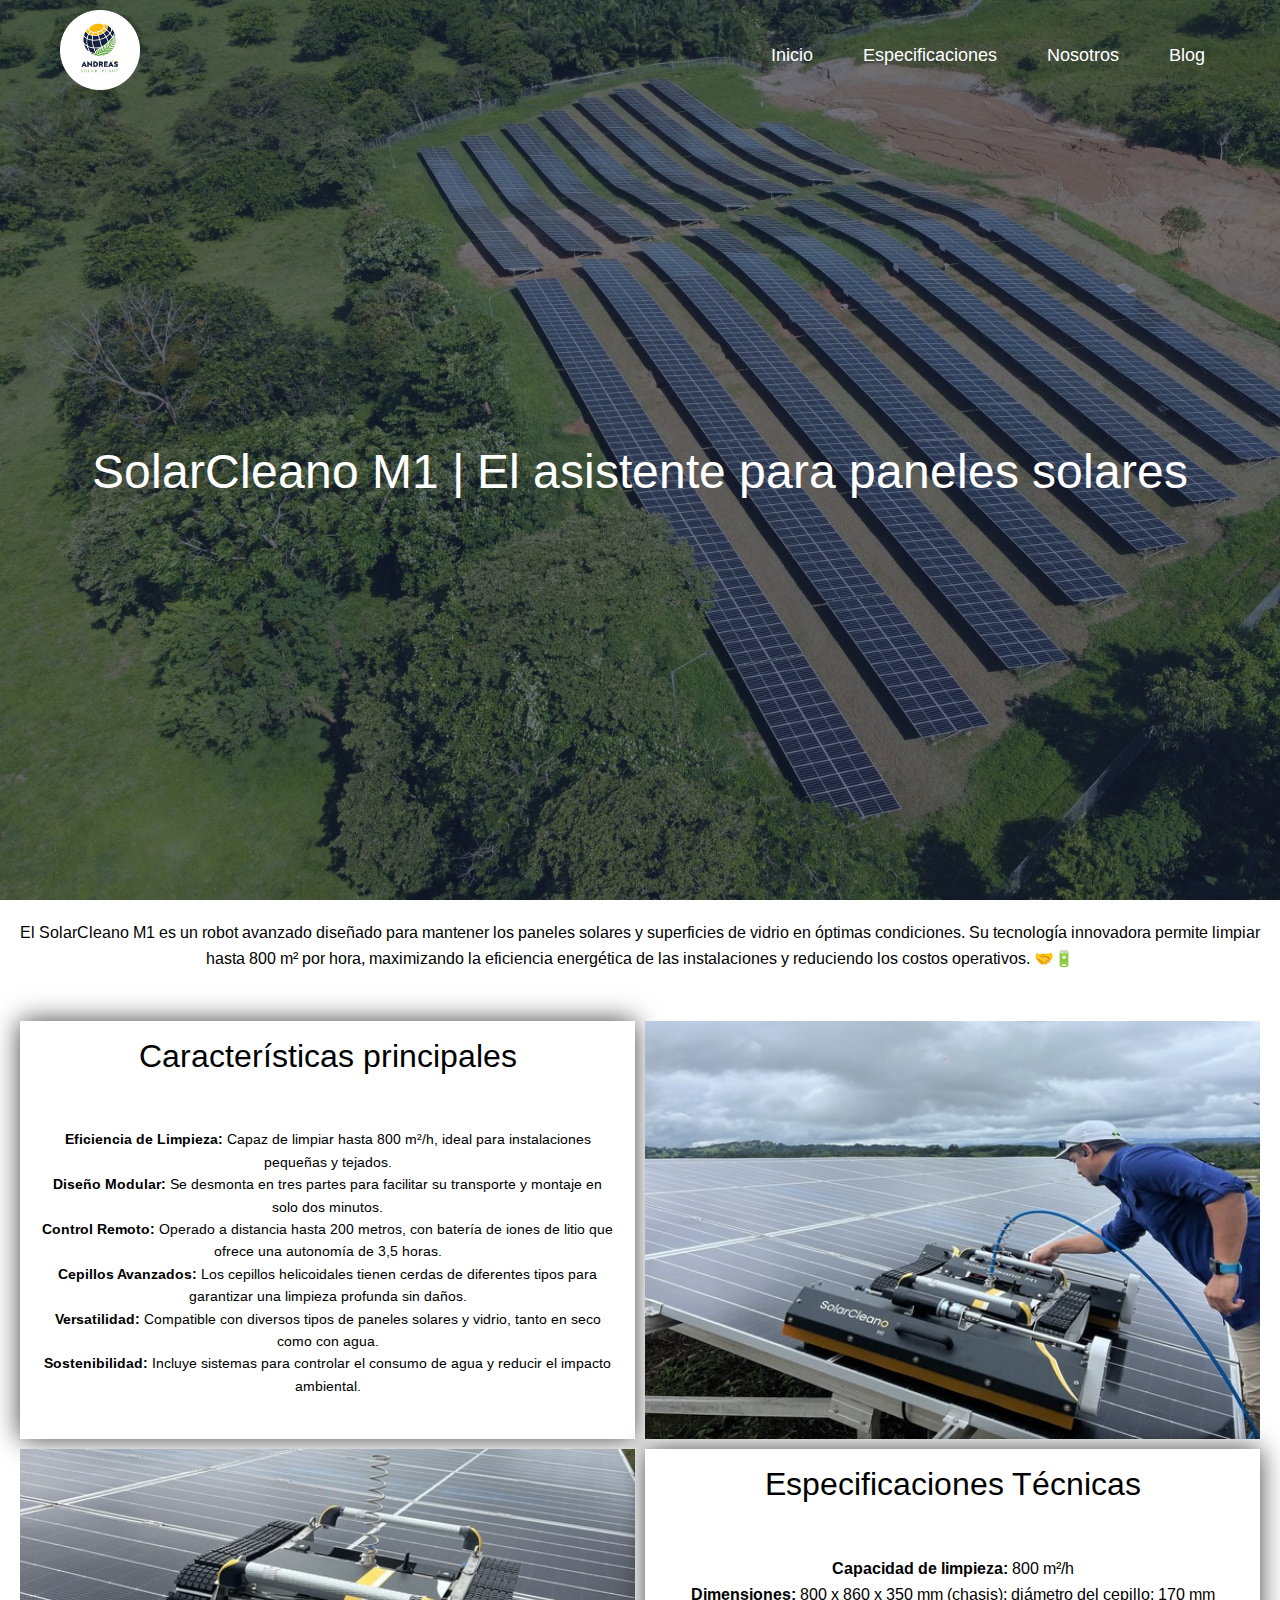
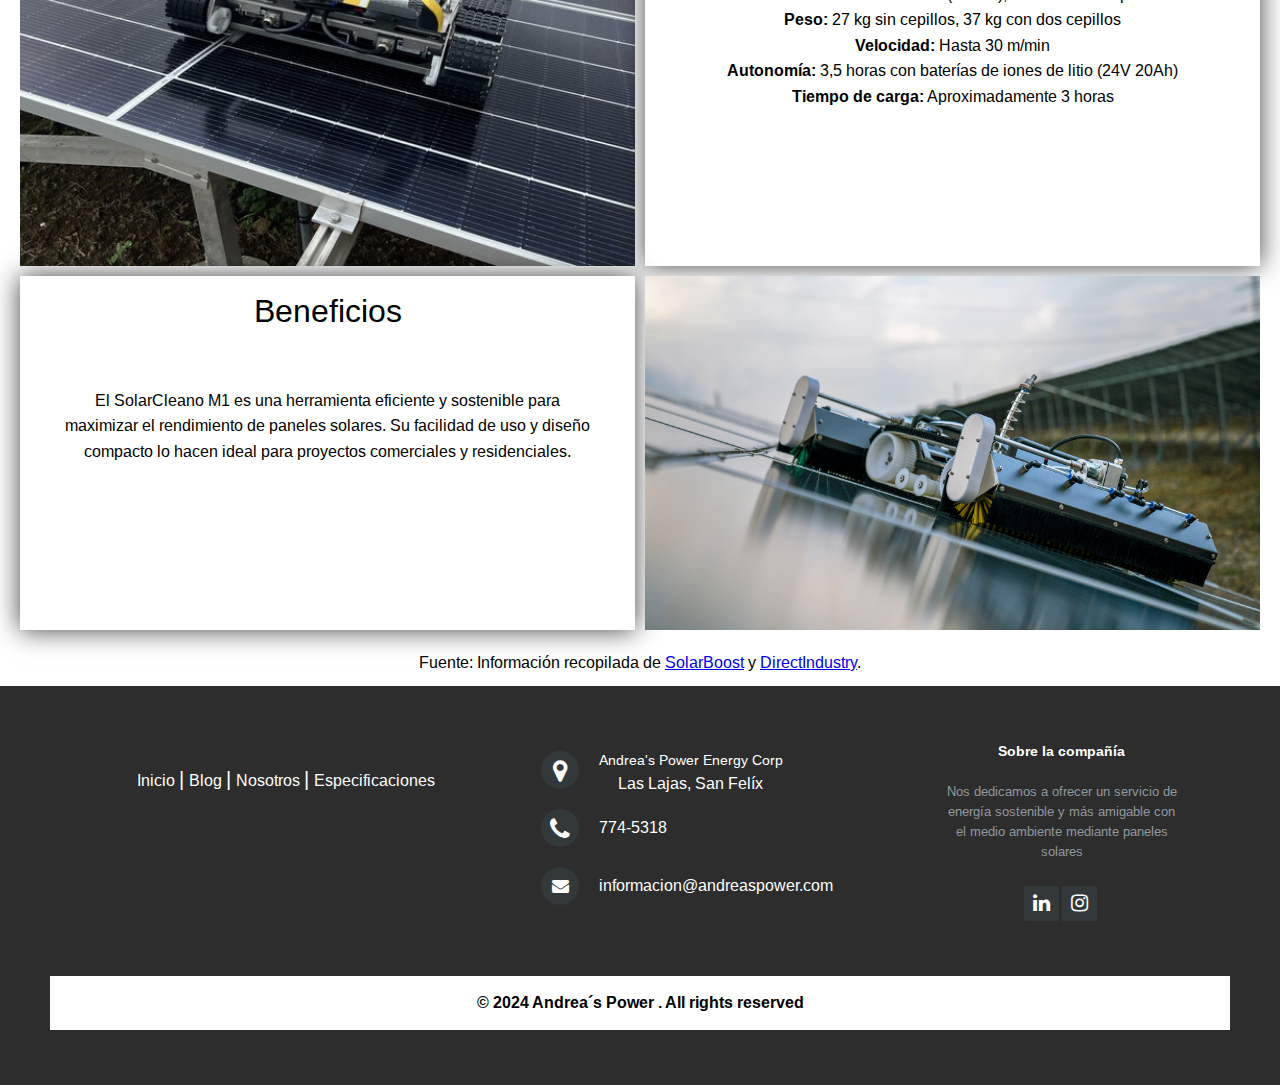
<file: blogs/blog-3.html>
<!DOCTYPE html>
<html lang="en">
<head>
    <meta charset="UTF-8">
    <meta name="viewport" content="width=device-width, initial-scale=1.0">
    <link rel="stylesheet" href="/src/style.css">
    <link rel="shortcut icon" href="/src/img/logo-andrea-circle.png" type="image/x-icon">
    <link rel="stylesheet" href="https://cdnjs.cloudflare.com/ajax/libs/font-awesome/4.7.0/css/font-awesome.min.css">
    <link rel="stylesheet" href="https://maxcdn.bootstrapcdn.com/font-awesome/4.5.0/css/font-awesome.min.css">
    <title>M1 SolarCleano</title>
</head>


 <!-- Menú de navegación -->


<body>

           <!-- Hero Section -->
           <section class="hero">
            <div class="overlay">
            <div class="hero-content">
            
                <nav class="navbar">
                    <div class="logo">
                        <img src="/src/img/logo-andrea-circle.png" alt="Logo">
                    </div>
                    <div class="menu-toggle" id="menu-toggle">☰ <!-- Ícono de hamburguesa -->
                    </div>
                    <ul class="nav-links" id="nav-links">
                        <li><a href="/index.html">Inicio</a></li>
                        <li><a href="/index.html#title-services">Especificaciones</a></li>
                        <li><a href="/about.html">Nosotros</a></li>
                        <li><a href="/Blog.html">Blog</a></li>
                    </ul>
                </nav>
    
                </div>
                    <div class="title-principal">
    
                        <h1 class="tt-andrea">SolarCleano M1 | El asistente para paneles solares</h1>
    
    
                    </div>
    
                
            </div>
        </section>
    


    <div class="bg-blog-1">
    <p> El SolarCleano M1 es un robot avanzado diseñado para mantener los paneles solares y superficies de vidrio en óptimas condiciones. 
        Su tecnología innovadora permite limpiar hasta 800 m² por hora, maximizando la eficiencia energética de las instalaciones y 
        reduciendo los costos operativos. 🤝🔋</p>

   
</div>

  


    <section>


        <div class="central-history">
        
        
            <div class="history">
            <h1>Características principales</h1>
            <ul class="blog-3-list">
                <li><strong>Eficiencia de Limpieza:</strong> Capaz de limpiar hasta 800 m²/h, ideal para instalaciones pequeñas y tejados.</li>
                <li><strong>Diseño Modular:</strong> Se desmonta en tres partes para facilitar su transporte y montaje en solo dos minutos.</li>
                <li><strong>Control Remoto:</strong> Operado a distancia hasta 200 metros, con batería de iones de litio que ofrece una autonomía de 3,5 horas.</li>
                <li><strong>Cepillos Avanzados:</strong> Los cepillos helicoidales tienen cerdas de diferentes tipos para garantizar una limpieza profunda sin daños.</li>
                <li><strong>Versatilidad:</strong> Compatible con diversos tipos de paneles solares y vidrio, tanto en seco como con agua.</li>
                <li><strong>Sostenibilidad:</strong> Incluye sistemas para controlar el consumo de agua y reducir el impacto ambiental.</li>
            </ul>   


            </div>
        
            <div class="history-img">
                <img src="/src/img/IMG_9592.jpg" alt="">
            </div>
        
            
            <div class="legacy-img">
                <img src="/src/img/IMG_9588.jpg" alt="">
            </div>
        
        
            <div class="legacy">
                <h1>Especificaciones Técnicas</h1>
                <ul class="blog-3-list-b">
                    <li><strong>Capacidad de limpieza:</strong> 800 m²/h</li>
                    <li><strong>Dimensiones:</strong> 800 x 860 x 350 mm (chasis); diámetro del cepillo: 170 mm</li>
                    <li><strong>Peso:</strong> 27 kg sin cepillos, 37 kg con dos cepillos</li>
                    <li><strong>Velocidad:</strong> Hasta 30 m/min</li>
                    <li><strong>Autonomía:</strong> 3,5 horas con baterías de iones de litio (24V 20Ah)</li>
                    <li><strong>Tiempo de carga:</strong> Aproximadamente 3 horas</li>
                </ul>
            </div>
        
        
        
            <div class="goal">
                <h1>Beneficios</h1>
                <p>
                    El SolarCleano M1 es una herramienta eficiente y sostenible para maximizar el rendimiento de paneles solares. 
                    Su facilidad de uso y diseño compacto lo hacen ideal para proyectos comerciales y residenciales.
                </p>
            </div>
        
            <div class="goal-img">
                <img src="/src/img/m1-solarcleano.jpg" alt="">
            </div>
        
        
        
        </div>
        
        
        </section>
        
        <p>Fuente: Información recopilada de <a href="https://solarboost.com.do/solarcleano-m1/" target="_blank">SolarBoost</a> y <a href="https://www.directindustry.es/prod/solarcleano-sarl/product-4568613-2585215.html" target="_blank">DirectIndustry</a>.</p>


        <script src="/src/script.js">
        </script>
    




</body>


<footer class="footer-distributed">

    <div class="footer-left">

        <p class="footer-links">
            <a href="/index.html" class="link-1">Inicio</a>
            
            <a href="/Blog.html">Blog</a>
        
            <a href="/about.html">Nosotros</a>
            
            <a href="/index.html#title-services">Especificaciones</a>
            
        </p>

       
    </div>

    <div class="footer-center">

        <div>
            <i class="fa fa-map-marker"></i>
            <p><span>Andrea's Power Energy Corp</span> Las Lajas, San Felíx</p>
        </div>

        <div>
            <i class="fa fa-phone"></i>
            <p>774-5318</p>
        </div>

        <div>
            <i class="fa fa-envelope"></i>
            <p><a href="mailto:informacion@andreaspower.com">informacion@andreaspower.com</a></p>
        </div>

    </div>

    <div class="footer-right">

        <p class="footer-company-about">
            <span>Sobre la compañía</span>
            Nos dedicamos a ofrecer un servicio de energía sostenible y más amigable con el medio ambiente mediante 
            paneles solares
        </p>

        <div class="footer-icons">

            <a href="https://pa.linkedin.com/company/andrea-s-power"><i class="fa fa-linkedin"></i></a>
            <a href="https://www.instagram.com/andreasolarplant_/"><i class="fa fa-instagram"></i></a>

        </div>

    </div>





<div class="bottom-bar">
    <p>&copy; 2024 Andrea´s Power . All rights reserved</p>
</div>

</footer>




</html>
</file>
<file: src/style.css>
@import url('https://fonts.googleapis.com/css2?family=Fredoka:wght@300..700&display=swap');
@import url('https://fonts.googleapis.com/css2?family=Arimo:ital,wght@0,400..700;1,400..700&family=Fredoka:wght@300..700&family=Poppins:ital,wght@0,100;0,200;0,300;0,400;0,500;0,600;0,700;0,800;0,900;1,100;1,200;1,300;1,400;1,500;1,600;1,700;1,800;1,900&display=swap');


/* General Styles */

*{
    box-sizing: border-box;
    scroll-behavior: smooth;
}


body, h1, h2, p {
    margin: 0;
    padding: 0;
    font-family: Arimo , sans-serif;
}

h1,h2{
  font-weight: 300;
}

body {
    line-height: 1.6;
}

/* Menú de navegación */

.navbar {
    display: flex;
    justify-content: space-between;
    align-items: center;
    max-width: 1200px;
    margin: 0 auto;
    padding: 10px 20px;
}

.logo img {
   width: 80px;
   height: auto;

}

.nav-links {
    list-style: none;
    display: flex;
    gap: 20px;
}

.nav-links li {
    display: inline;
}

.nav-links a {
    text-decoration: none;
    color: rgb(255, 255, 255);
    font-size: 18px;
    transition: color 0.3s ease;
}

.nav-links a:hover {
    color: rgb(20, 29, 54);
}

/* Hero Section */
.hero {
    position: relative;
    background-image: url('/src/img/bg-hero-section.jpg');
    background-size: cover;
    height: 100vh;
    display: flex;
    justify-content: center;
    align-items: center;
    color: white;
    text-align: center;
}

.hero .overlay {
    position: absolute;
    top: 0;
    left: 0;
    width: 100%;
    height: 100%;
    background-color: rgba(20, 29, 54, 0.589); /* Capa de opacidad */
}

.hero-content {
    position: relative;
    z-index: 1;
    width: 100%;
    height: auto;
}

.hero h1{
  font-size:  3rem ;
}

/* Servicios Section */

.title-services{
    background-color: white;
    color: black;
    text-align: center;
    padding: 10px;
}

.services {
    display: grid;
    grid-template-columns: repeat(3, 1fr);
    gap: 20px;
    padding: 50px;
    background-color: #ffffff;
}

.service {
    background-color: white;
    padding: 20px;
    border-radius: 10px;
    box-shadow: 0 4px 6px rgba(0, 0, 0, 0.1);
    text-align: center;
}

.service h2 {
    margin-bottom: 10px;
}


.service img{
    width: 90px;
    height: auto;
}


.service:hover{
    background-color: green;
    color: #fff;
    transition: color 0.5s ease;
}


.service:hover img{
  filter: brightness(0) saturate(100%) invert(100%) sepia(0%) saturate(7486%) hue-rotate(301deg) brightness(95%) contrast(91%);
  transition: color 0.5s ease;
}



@media (max-width : 900px ) {

  .services{
    display: grid;
    grid-template-columns: repeat(1,1fr);
  }
    
 }

/* Sobre Nosotros Section */


.title-nosotros{
    background-color: #008000;
    color: white;
    text-align: center;
}

.mi-seccion {
    text-align: center; /* Centrar texto e imagen */
     /* Espaciado alrededor de la sección */
}


.mi-seccion h1{
    text-align: center;
}



.about-bg{
  display: block;
  padding: 40px;
}


.about-btn{
 padding: 10px;
 background-color: green;
 color: white;
 border: 1px solid  white;
 border-radius: 10px;
}

.about-btn:hover{
  padding: auto;
  background-color: white;
  color: green;
  border: 1px solid green;
  cursor: pointer;
}

/*Grid de images modal*/

.grid-image{
  display: block
}

.grid-home{
  display: grid;
  grid-template-columns: repeat(3, 1fr);
  gap:10px;
  padding: 40px;
}

@media (max-width : 900px ) {

  .grid-home{
    display: grid;
    grid-template-columns: repeat(1, 1fr);
  }
    
 }

.grid-home .image-grid-1{
background-color: white;
}

.grid-home .image-grid-1 img{
  width: 100%;
  height: auto;
}
.grid-home .image-grid-2{
  background-color: white;
  
}

.grid-home .image-grid-2 img{
  width: 100%;
  height: auto;
}
.grid-home .image-grid-3{
  background-color: white;
  
}

.grid-home .image-grid-3 img{
  width: 100%;
  height: auto;
}



/*Nosotros*/

.contenedor-divs {
    display: flex; /* Usar flexbox para distribuir los divs */
    justify-content: space-between; /* Espacio entre los divs */
    flex-wrap: wrap; /* Permitir que los divs se ajusten en varias filas */
}

.mi-div {
    flex: 1; /* Cada div ocupará el mismo espacio */
    margin: 10px; /* Espacio entre los divs */
    padding: 20px; /* Espaciado interno */
    border: 1px solid #ccc; /* Borde opcional */
    border-radius: 5px; /* Bordes redondeados opcionales */
    box-shadow: 0 2px 5px rgba(0, 0, 0, 0.1); /* Sombra opcional */
}


.mi-div h2 {
  text-align: center;
  margin-top: 10px;
}

.mi-div p{
  text-align: center;
  margin-top: 10px;
}


/* Media Queries - contenedores*/

@media (min-width : 990px) {

  .contenedor-divs{
    display: flex;
    flex-direction: row-reverse;


  }
    
 }




/*parents*/

.slider{
  width: 75vw;
  height: auto;
  margin: auto;
  overflow: hidden;
}

.slider .slider-track{
  display: flex;
  animation: scroll 40s linear infinite;
  width: calc(250px * 8);
  -webkit-animation:  scroll 40s linear infinite;
}

.slider .slide{
  width: 250px;

}

.slider .slide img{
  width: 100%;
}



@keyframes scroll{
  0%{
    -webkit-animation: translateX(0);
    transform: translateX(0);
  }

  100%{
    -webkit-animation: translateX(calc(-250px * 4)) ;
    transform: translateX(calc(-250px * 4));
  }
}



.heading {
  text-align: center;
  font-size: 2.0em;
  letter-spacing: 1px;
  padding: 40px;
  color: white;
}

.gallery-image {
padding: 20px;
display: flex;
flex-wrap: wrap;
justify-content: center;
}

.gallery-image img {
height: 250px;
width: 350px;
transform: scale(1.0);
transition: transform 0.4s ease;
}

.img-box {
box-sizing: content-box;
margin: 10px;
height: 250px;
width: 350px;
overflow: hidden;
display: inline-block;
color: white;
position: relative;
background-color: white;
}

.caption {
position: absolute;
bottom: 5px;
left: 20px;
opacity: 0.0;
transition: transform 0.3s ease, opacity 0.3s ease;
}

.transparent-box {
height: 250px;
width: 350px;
background-color:rgba(0, 0, 0, 0);
position: absolute;
top: 0;
left: 0;
transition: background-color 0.3s ease;
}

.img-box:hover img { 
transform: scale(1.1);
}

.img-box:hover .transparent-box {
background-color:rgba(0, 0, 0, 0.5);
}

.img-box:hover .caption {
transform: translateY(-20px);
opacity: 1.0;
}

.img-box:hover {
cursor: pointer;
}

.caption > p:nth-child(2) {
font-size: 0.8em;
}

.opacity-low {
opacity: 0.5;
}



.bg-blogs{
  padding: 40px;
}


.bg-blogs .contact-us-title{
  text-align: center;
  background-color:white;
  color: black;
  padding: 10px;
}

.card-flex{
  display: grid;
  grid-template-columns: repeat(3,1fr);
  flex-flow: row nowrap;
  justify-content: center;
  padding: 10px;
  gap: 30px;
}

.card-1{
  border-radius: 10px;
  box-shadow: 0px 0px 25px 0px rgba(0,0,0,0.75);
}

.card-1 h2{
  background-color: white;
  color: black;
  font-size: 15px;
}

.card-1 h2, p{
  text-align: center;
  margin-bottom: 10px;
}

.card-1 img{
  width: 100%;
  height: auto;
  border-radius: 10px 10px  1px 1px;
}

.card-1 a{
  text-decoration: none;
  text-align: center;
}

.card-2{
  border-radius: 10px;
  box-shadow: 0px 0px 25px 0px rgba(0,0,0,0.75);

}

.card-2 h2,p{
text-align: center;
margin-bottom: 10px;
}

.card-2 h2{
  background-color: white;
  color: black;
  font-size: 15px;
}

.card-2 img{
  width: 100%;
  height: auto;
  border-radius: 10px 10px  1px 1px;
}

.card-2 a{
  text-decoration: none;
  text-align: center;
}


.card-3{
  border-radius: 10px;  
  box-shadow: 0px 0px 25px 0px rgba(0,0,0,0.75);
}

.card-3 h2, p{
  text-align: center;
  margin-bottom: 10px;
}

.card-3 h2{
  background-color: white;
  color: black ;
  font-size: 15px;
}
.card-3 img{
  width: 100%;
  height: auto;
  object-fit: cover;
  border-radius: 10px 10px  1px 1px;
}
.card-3 a {
  text-decoration: none;
  text-align: center;
}

/*Responsivo de cards*/

@media (max-width : 900px ) {
  
  .card-flex{
    display: grid;
    grid-template-columns: repeat(1,1fr);
  }

    
 }


/*Footer General*/

.bottom-bar{
  background-color: rgb(255, 255, 255);
  text-align: center;
  padding: 10px 0;
  margin-top: 50px;
}
.bottom-bar p{
  color: rgb(0, 0, 0);
  margin: 0;
  font-size: 16px;
  padding: 7px;
}


/*Blog*/


.hero-blog {
  position: relative;
  background-image: url('/src/img/sol-nosotros.jpg');
  background-size: cover;
  height: 100vh;
  display: flex;
  justify-content: center;
  align-items: center;
  color: white;
  text-align: center;
}

.hero-blog .overlay-blog {
  position: absolute;
  top: 0;
  left: 0;
  width: 100%;
  height: 100%;
  background-color: rgba(20, 29, 54, 0.589); /* Capa de opacidad */
}

.hero-content-blog {
  display: flex;                /* Activa Flexbox */
  justify-content: center;      /* Centra horizontalmente */
  align-items: center;          /* Centra verticalmente */
  height: 80vh;                /* Altura completa de la ventana */
  text-align: center; 
}

.hero-blog h1{
font-size:  3rem ;
}



.bg-blog{
  display: grid;
  grid-template-columns: repeat(3,1fr);
  gap: 10px;
  width: 100%;
  height: auto;
}

.bg-blog .note-1{
  border: 1px solid black;
  
}

.bg-blog .note-2{
  border: 1px solid black;
}

.bg-blog .note-3{
  border: 1px solid black;
}

.bg-blog .note-1 img{
  width: 100%;
  height: auto;
}

.bg-blog .note-2 img{
  width: 100%;
  height: auto;
}

.bg-blog .note-3 img{
  width: 100%;
  height: auto;
}


/*FOOTER GENERAL*/


.footer-distributed{
	background: rgba(0, 0, 0, 0.822);
	box-shadow: 0 1px 1px 0 rgba(0, 0, 0, 0.12);
	box-sizing: border-box;
	width: 100%;
	text-align: left;
	font: bold 16px sans-serif;
	padding: 55px 50px;
}

.footer-distributed .footer-left,
.footer-distributed .footer-center,
.footer-distributed .footer-right{
	display: inline-block;
	vertical-align: top;
}

/* Footer left */

.footer-distributed .footer-left{
	width: 40%;
}

/* The company logo */

.footer-distributed h3{
	color:  #ffffff;
	font: normal 36px 'Open Sans', cursive;
	margin: 0;
}

.footer-distributed h3 span{
	color:  lightseagreen;
}

/* Footer links */

.footer-distributed .footer-links{
	color:  #ffffff;
	margin: 20px 0 12px;
	padding: 0;
}

.footer-distributed .footer-links a{
	display:inline-block;
	line-height: 1.8;
  font-weight:400;
	text-decoration: none;
	color:  inherit;
}

.footer-distributed .footer-company-name{
	color:  #222;
	font-size: 14px;
	font-weight: normal;
	margin: 0;
}

/* Footer Center */

.footer-distributed .footer-center{
	width: 35%;
}

.footer-distributed .footer-center i{
	background-color:  #33383b;
	color: #ffffff;
	font-size: 25px;
	width: 38px;
	height: 38px;
	border-radius: 50%;
	text-align: center;
	line-height: 42px;
	margin: 10px 15px;
	vertical-align: middle;
}

.footer-distributed .footer-center i.fa-envelope{
	font-size: 17px;
	line-height: 38px;
}

.footer-distributed .footer-center p{
	display: inline-block;
	color: #ffffff;
  font-weight:400;
	vertical-align: middle;
	margin:0;
}

.footer-distributed .footer-center p span{
	display:block;
	font-weight: normal;
	font-size:14px;
	line-height:2;
}

.footer-distributed .footer-center p a{
	color: white;
	text-decoration: none;
}

.footer-distributed .footer-links a:before {
  content: "|";
  font-weight:300;
  font-size: 20px;
  left: 0;
  color: #fff;
  display: inline-block;
  padding-right: 5px;
}

.footer-distributed .footer-links .link-1:before {
  content: none;
}

/* Footer Right */

.footer-distributed .footer-right{
	width: 20%;
}

.footer-distributed .footer-company-about{
	line-height: 20px;
	color:  #92999f;
	font-size: 13px;
	font-weight: normal;
	margin: 0;
}

.footer-distributed .footer-company-about span{
	display: block;
	color:  #ffffff;
	font-size: 14px;
	font-weight: bold;
	margin-bottom: 20px;
}

.footer-distributed .footer-icons{
  display: flex;
	margin-top: 25px;
  justify-content: center;
}

.footer-distributed .footer-icons a{
	display: inline-block;
	width: 35px;
	height: 35px;
	cursor: pointer;
	background-color:  #33383b;
	border-radius: 2px;

	font-size: 20px;
	color: #ffffff;
	text-align: center;
	line-height: 35px;

	margin-right: 3px;
	margin-bottom: 5px;
}

/* If you don't want the footer to be responsive, remove these media queries */

@media (max-width: 880px) {

	.footer-distributed{
		font: Arimo 14px ;
	}

	.footer-distributed .footer-left,
	.footer-distributed .footer-center,
	.footer-distributed .footer-right{
		display: block;
		width: 100%;
		margin-bottom: 40px;
		text-align: center;
	}

	.footer-distributed .footer-center i{
		margin-left: 0;
	}

}


/*  BLOGS CSS*/

.bg-blog-1{
  padding: 20px;

}

.bg-blog-1 h1{
  text-align: center;
}

.bg-blog-2 {
  padding: 20px;

}


.galeria {
  display: grid;
  grid-template-columns: repeat(auto-fit, minmax(250px, 1fr));
  gap: 20px;
  padding: 20px;
}
.galeria img {
  width: 100%;
  height: 250px;
  object-fit: cover;
  border-radius: 10px;
  box-shadow: 0 4px 6px rgba(0, 0, 0, 0.1);
  transition: transform 0.3s ease, box-shadow 0.3s ease;
}
.galeria img:hover {
  transform: scale(1.05);
  box-shadow: 0 6px 8px rgba(0, 0, 0, 0.2);
}

.bg-blog-2 h1{
  text-align: center;
}

/*Excepcion titulo Andreas Power*/

.tt-andrea{
  font-weight: 300;
}


/*Comportamiento de tt-andrea*/

.title-principal{
  display: flex;                /* Activa Flexbox */
  justify-content: center;      /* Centra horizontalmente */
  align-items: center;          /* Centra verticalmente */
  height: 80vh;                /* Altura completa de la ventana */
  text-align: center; 

}



@media (max-width : 900px ) {

  .title-principal{
    display: flex;
    height: 30vh;
    justify-content: center;
  }

  .hero{
    height: 55vh;
  }

  .hero h1 {
    font-size: 1.5rem;
  }
    
 }

.nav-links-blog {
  list-style: none;
  display: flex;
  gap: 20px;
}



.nav-links-blog a{
  text-decoration: none;
    color: rgb(0, 0, 0);
    font-size: 18px;
    transition: color 0.3s ease;
}

/*Blog 1  y 2 nuevas adecuaciones*/

.blog-1-list li {
  list-style-type: none;
  text-align: center;
  padding: 10px;
}

.blog-1-list-b li {
  list-style-type: none;
  text-align: center;
  padding: 10px;
}

/* Blog 3 */


.blog-3-list{
  padding: 20px;
}

.blog-3-list-b{
  padding: 20px;
}

.blog-3-list li {
  list-style-type: none;
  text-align: center;
  font-size: 14px;

}

.blog-3-list-b li {
  list-style-type: none;
  text-align: center;
}


/*Modificacion en footer link*/



/* Estilos generales */
body {
  font-family: "Arimo", sans-serif;
  margin: 0;
  padding: 0;
}

/* Estilos del header */
header {
  display: flex;
  justify-content: space-between;
  align-items: center;
  background-color: #333;
  padding: 10px 20px;
  color: white;
}

.logo {
  font-size: 24px;
  font-weight: bold;
}

.nav-links {
  display: flex;
  list-style: none;
  padding: 0;
}

.nav-links li {
  margin: 0 15px;
}

.nav-links a {
  color: white;
  text-decoration: none;
  font-size: 18px;
}

.menu-toggle {
  display: none;
  font-size: 3rem;
  cursor: pointer;
  background-color: #008000;
  width: 8vh;
}

@media (max-width: 768px) {
  .nav-links {
      display: none;
      flex-direction: column;
      background: #333;
      position: absolute;
      top: 60px;
      left: 0;
      width: 100%;
      padding: 1rem 0;
  }
  .nav-links.active {
      display: flex;
  }
  .menu-toggle {
      display: block;
  }
}  .menu-toggle {
  display: none;
  font-size: 2rem;
  cursor: pointer;
}

@media (max-width: 768px) {
  .nav-links {
      display: none;
      flex-direction: column;
      background: #333;
      position: absolute;
      top: 60px;
      left: 0;
      width: 100%;
      padding: 1rem 0;
  }
  .nav-links.active {
      display: flex;
  }
  .menu-toggle {
      display: block;
  }
}


/*About*/

/* Hero Section */
.hero-about {
  position: relative;
  background-image: url('/src/img/bg-about.jpg');
  background-size: cover;
  height: 100vh;
  display: flex;
  justify-content: center;
  align-items: center;
  color: white;
  text-align: center;
}

.hero-about .overlay-about {
  position: absolute;
  top: 0;
  left: 0;
  width: 100%;
  height: 100%;
  background-color: rgba(20, 29, 54, 0.589); /* Capa de opacidad */
}

.hero-content-about {
  display: flex;                /* Activa Flexbox */
  justify-content: center;      /* Centra horizontalmente */
  align-items: center;          /* Centra verticalmente */
  height: 80vh;                /* Altura completa de la ventana */
  text-align: center; 
}

.hero-about h1{
font-size:  3rem ;
}



.title-section-about{
  background-color: white;
  text-align: center;
  color: black;
  padding: 10px;
}



/*Historia faltante*/



.central-history{
  display: grid;
  grid-template-columns: repeat(2, 2fr);
  grid-template-rows: repeat(2,2fr);
  height: 100%;
  padding: 20px;
  gap: 10px;
}  


/*Media Queries*/

@media (max-width : 900px ) {

  .central-history{
      display: grid;
      grid-template-columns: repeat(1,1fr);
      grid-template-rows: repeat(1,1fr);
  }


  .legacy-img{
    grid-area: 4 / 1 ;

  }


  .history-img{
    width: 100%;
    height: auto;
  }

  
  .blog-1-list-b{
    margin: 20px;
    padding: 0;
}
  .blog-1-list{
  margin: 20px;
  padding: 0;
}

  .blog-3-list{
    padding: 0;
    margin: 20px;
  }

  .blog-3-list-b{
    margin: 20px;
    padding: 0;
  }


}


.central-history img{
  width: 100%;
  height: 100%;
 object-fit: cover;
}

.history{
border: 20px;
box-shadow: 0px 0px 25px 0px rgba(0,0,0,0.75);
}

.history h1{
  background-color: white;
  color: black;
  text-align: center;
  padding: 10px;
}

.history p{
  margin: 40px;
  text-align: center;
}
.legacy{
  box-shadow: 0px 0px 25px 0px rgba(0,0,0,0.75);
  border: 20px;
}

.legacy h1{
  background-color: white;
  color: black;
  text-align: center;
  padding: 10px;
}

.legacy p{
  margin: 40px;
  text-align: center;
}
.goal{
  box-shadow: 0px 0px 25px 0px rgba(0,0,0,0.75);
  border: 20px;
}

.goal h1{
  background-color: white;
  color: black;
  text-align: center;
  padding: 10px;
}
.goal p{
  margin: 40px;
  text-align: center;
}




/* Estilos generales del menú */
header {
  display: flex;
  justify-content: space-between;
  align-items: center;
  background-color: #333;
  padding: 10px 20px;
  color: white;
}

.logo {
  font-size: 24px;
  font-weight: bold;
}

.nav-links {
  display: flex;
  list-style: none;
  padding: 0;
  margin: 0;
}

.nav-links li {
  margin: 0 15px;
}

.nav-links a {
  color: white;
  text-decoration: none;
  font-size: 18px;
  transition: color 0.3s ease;
}

.nav-links a:hover {
  color: #008000; /* Cambia el color al pasar el mouse */
}

/* Estilos del botón del menú hamburguesa */
.menu-toggle {
  display: none; /* Oculto por defecto en pantallas grandes */
  font-size: 2rem;
  cursor: pointer;
  background-color: #008000;
  color: white;
  border: none;
  padding: 10px;
  border-radius: 5px;
}

/* Estilos para pantallas pequeñas */
@media (max-width: 768px) {
  .nav-links {
    display: none; /* Oculta el menú en pantallas pequeñas */
    flex-direction: column;
    background: #333;
    position: absolute;
    top: 60px;
    right: 0;
    width: 100%;
    padding: 1rem 0;
    text-align: center;
  }

  .nav-links.active {
    display: flex; /* Muestra el menú cuando está activo */
  }

  .menu-toggle {
    display: block; /* Muestra el botón en pantallas pequeñas */
  }
}
</file>
